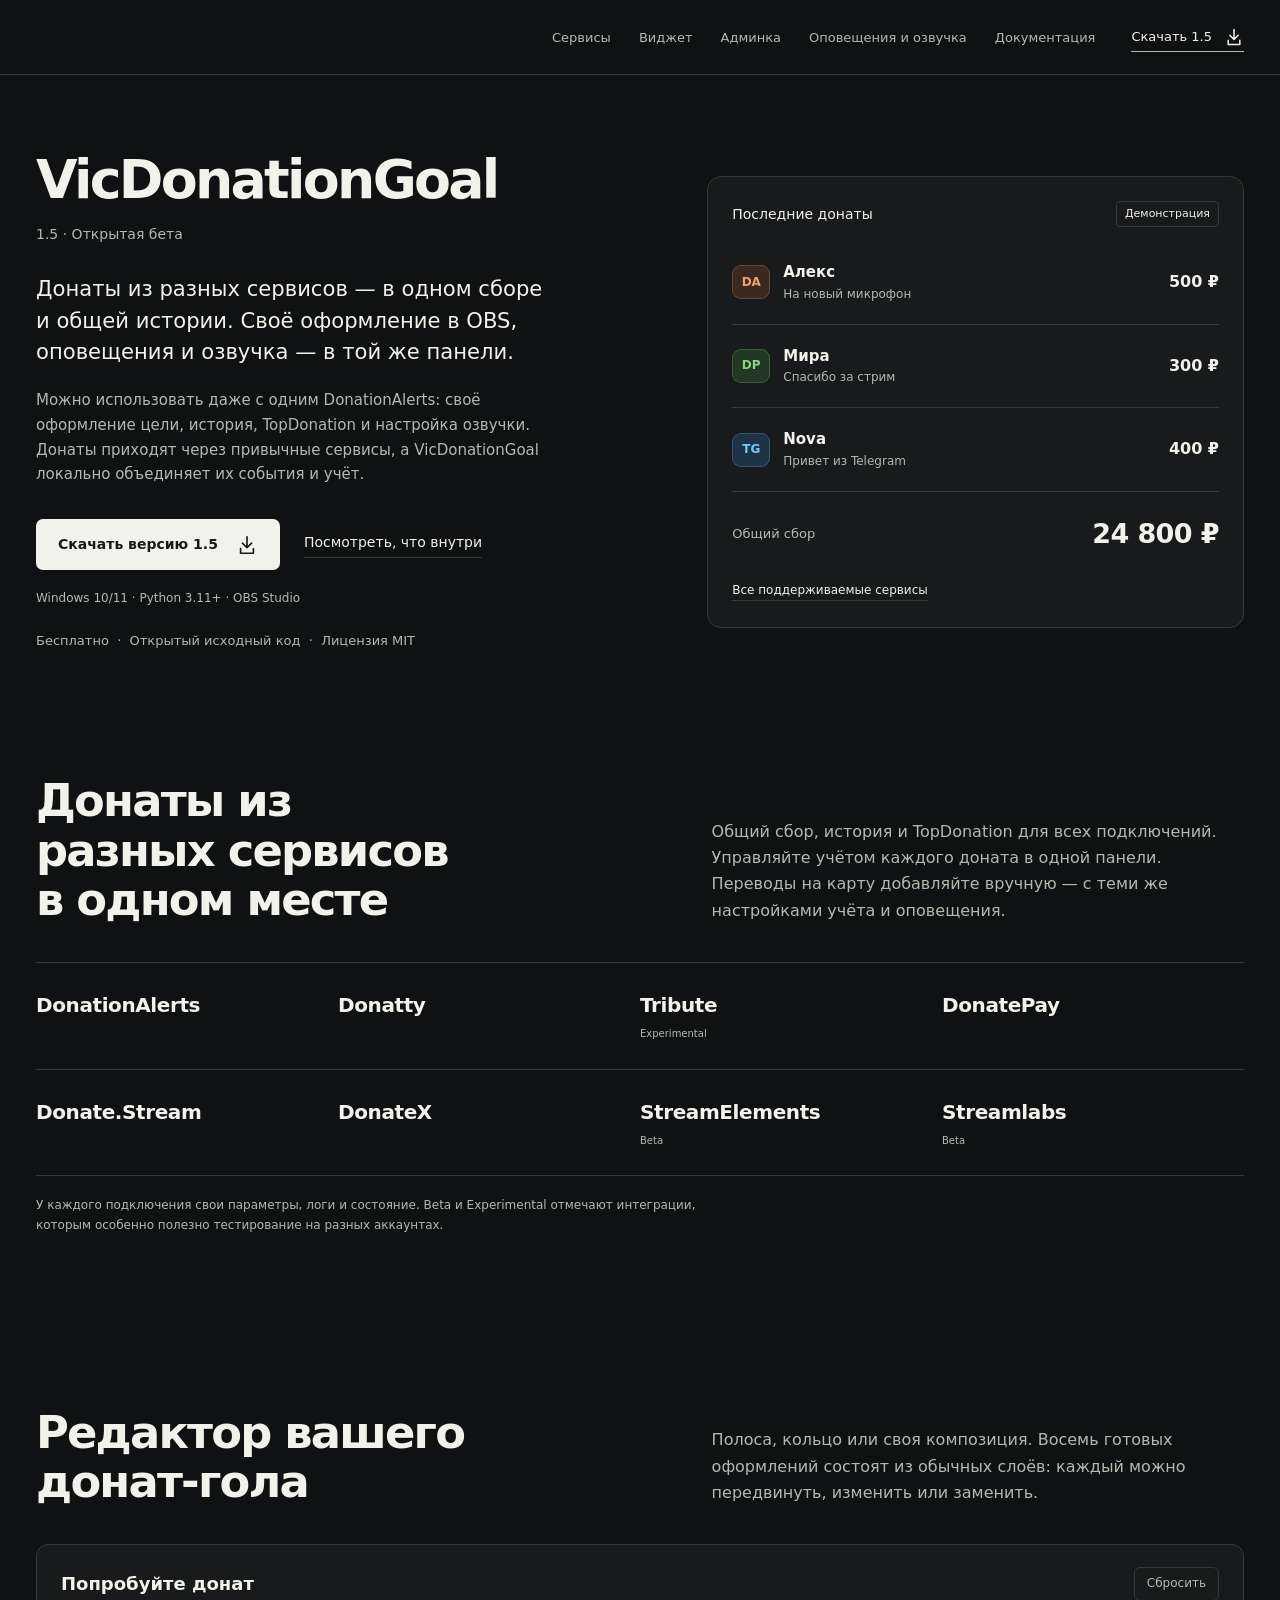
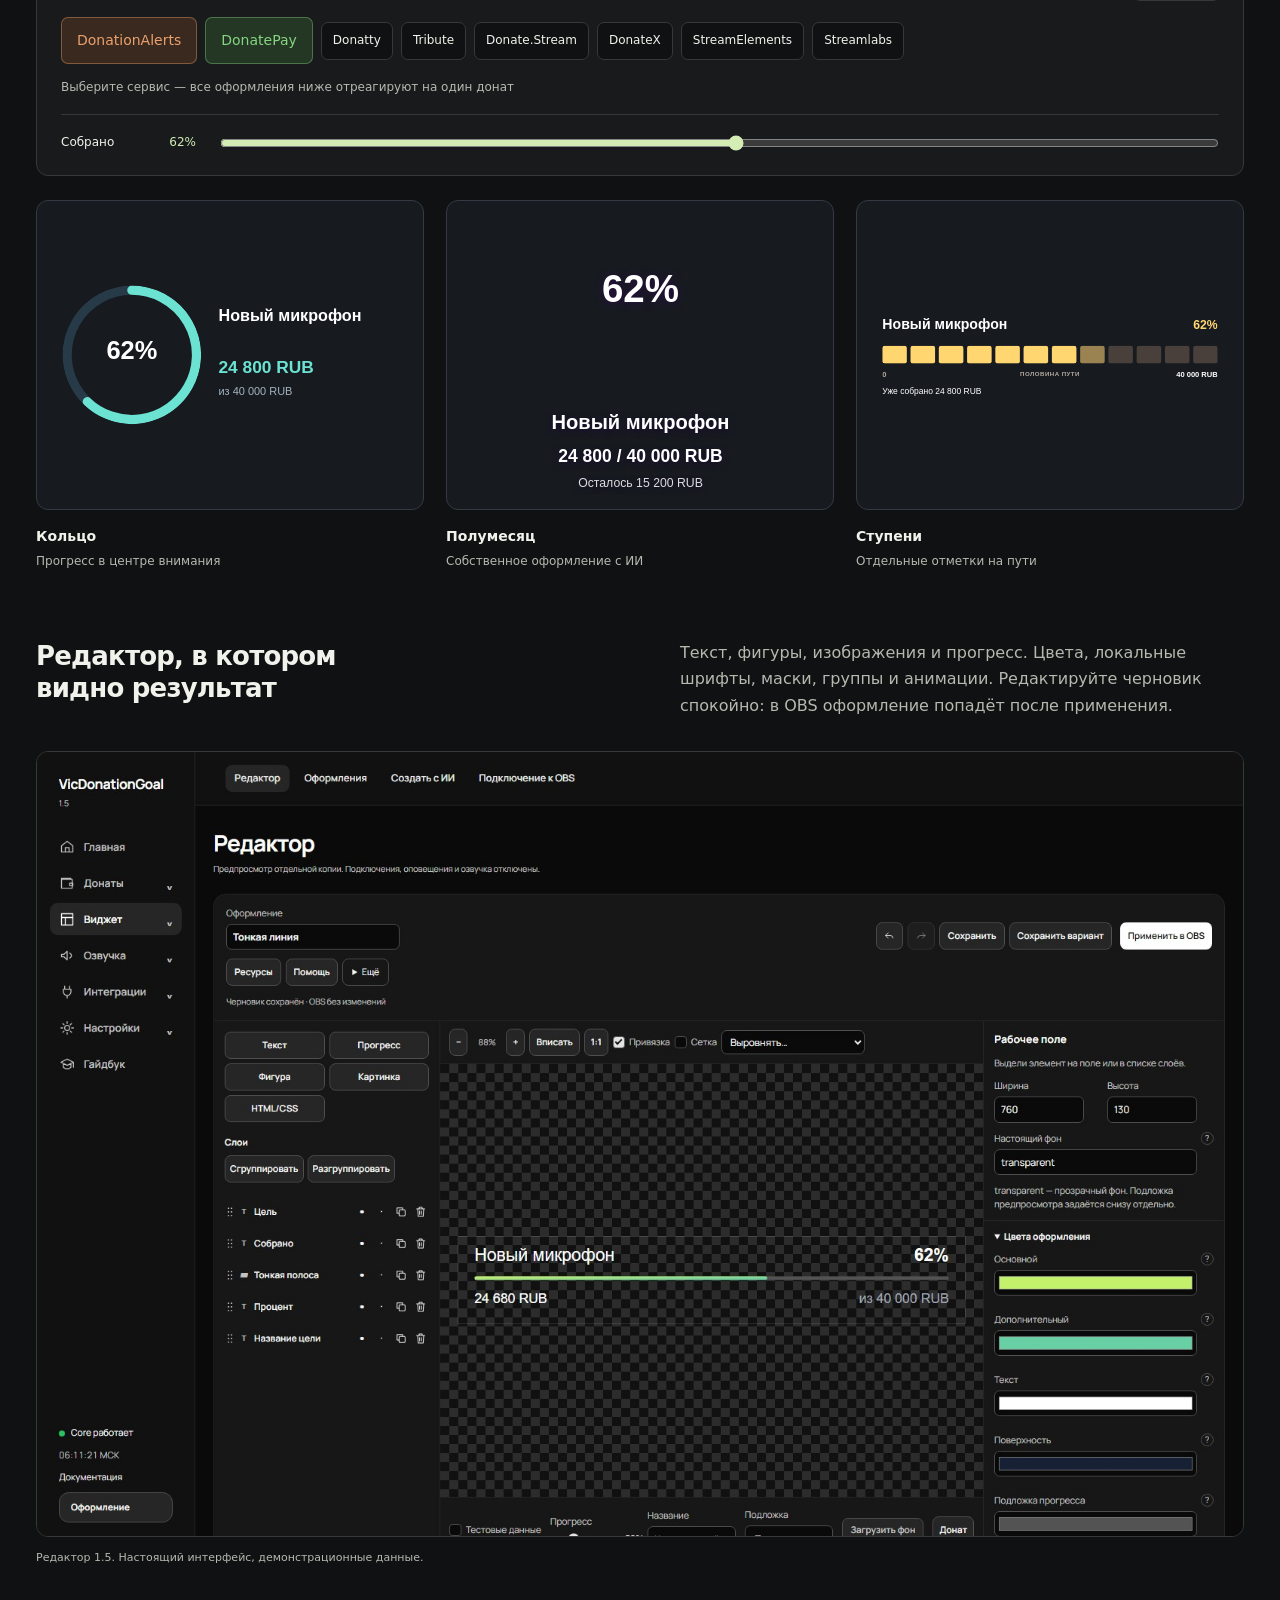
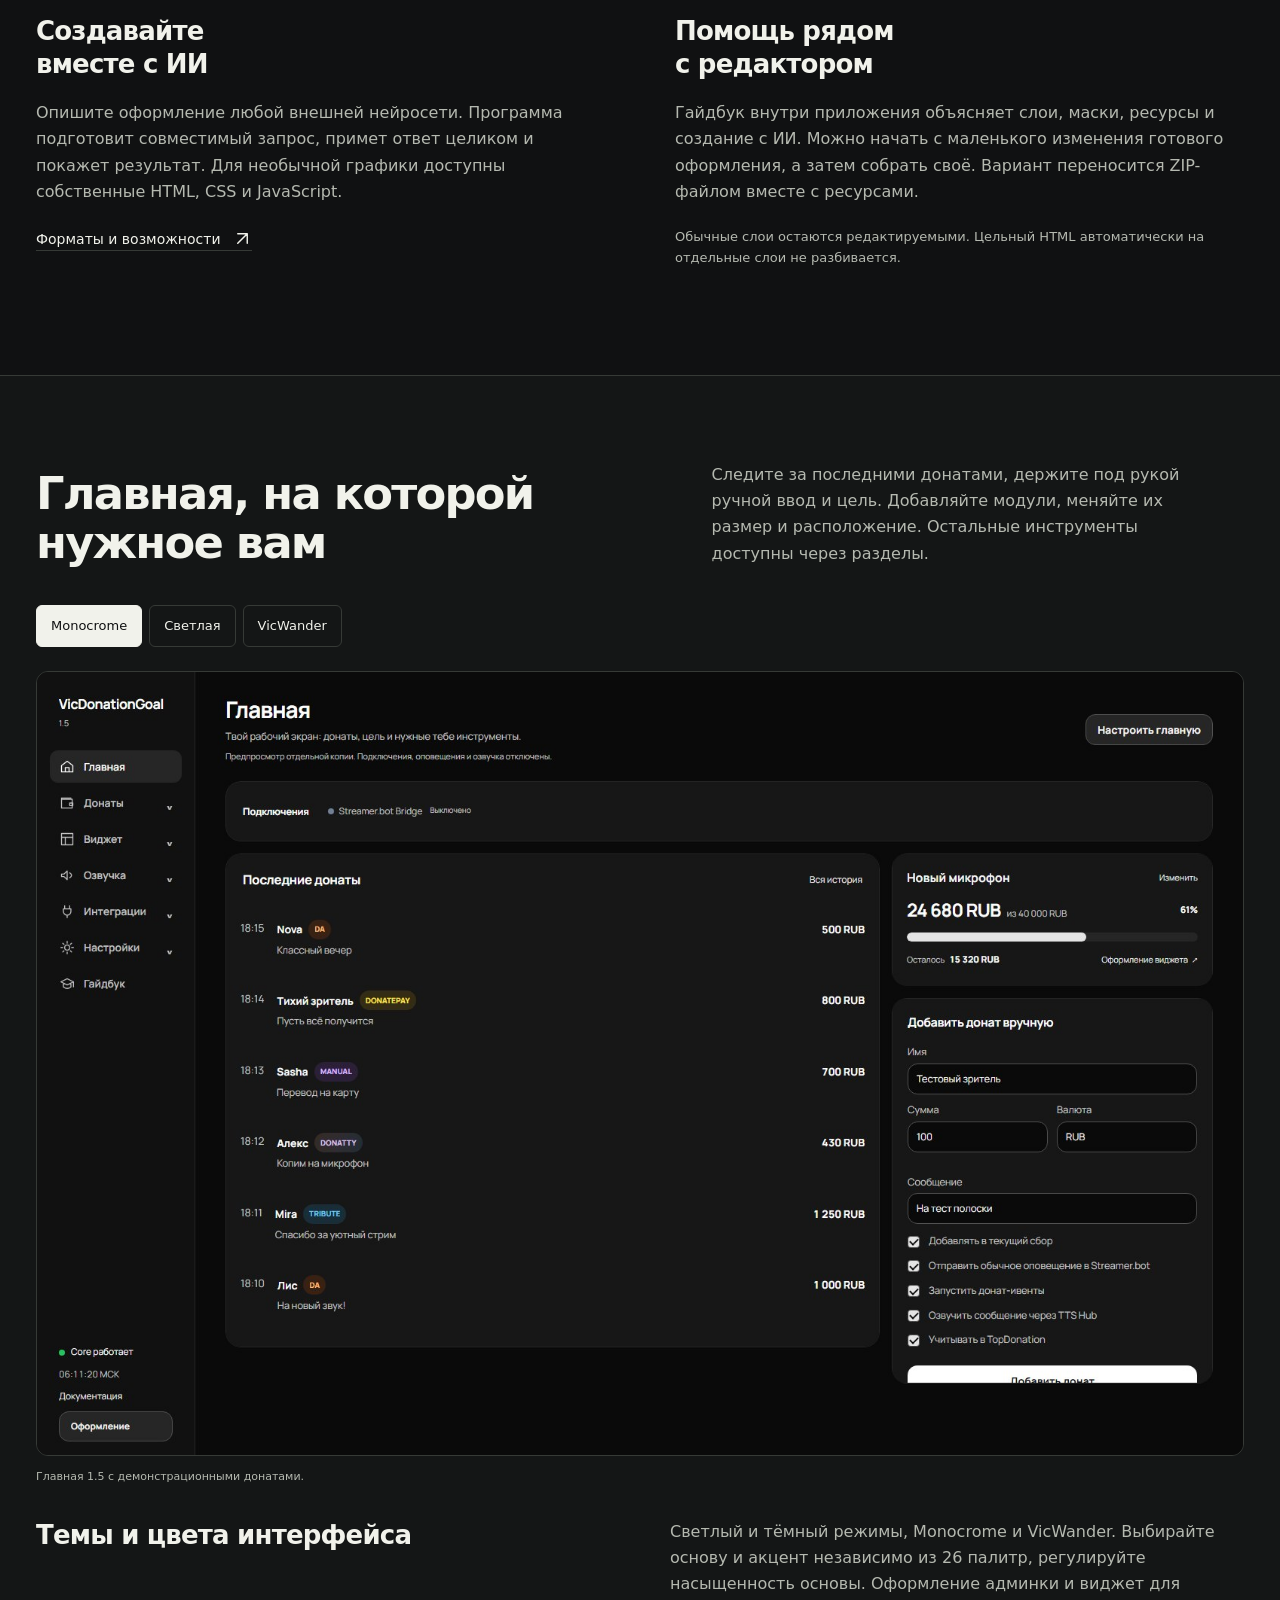
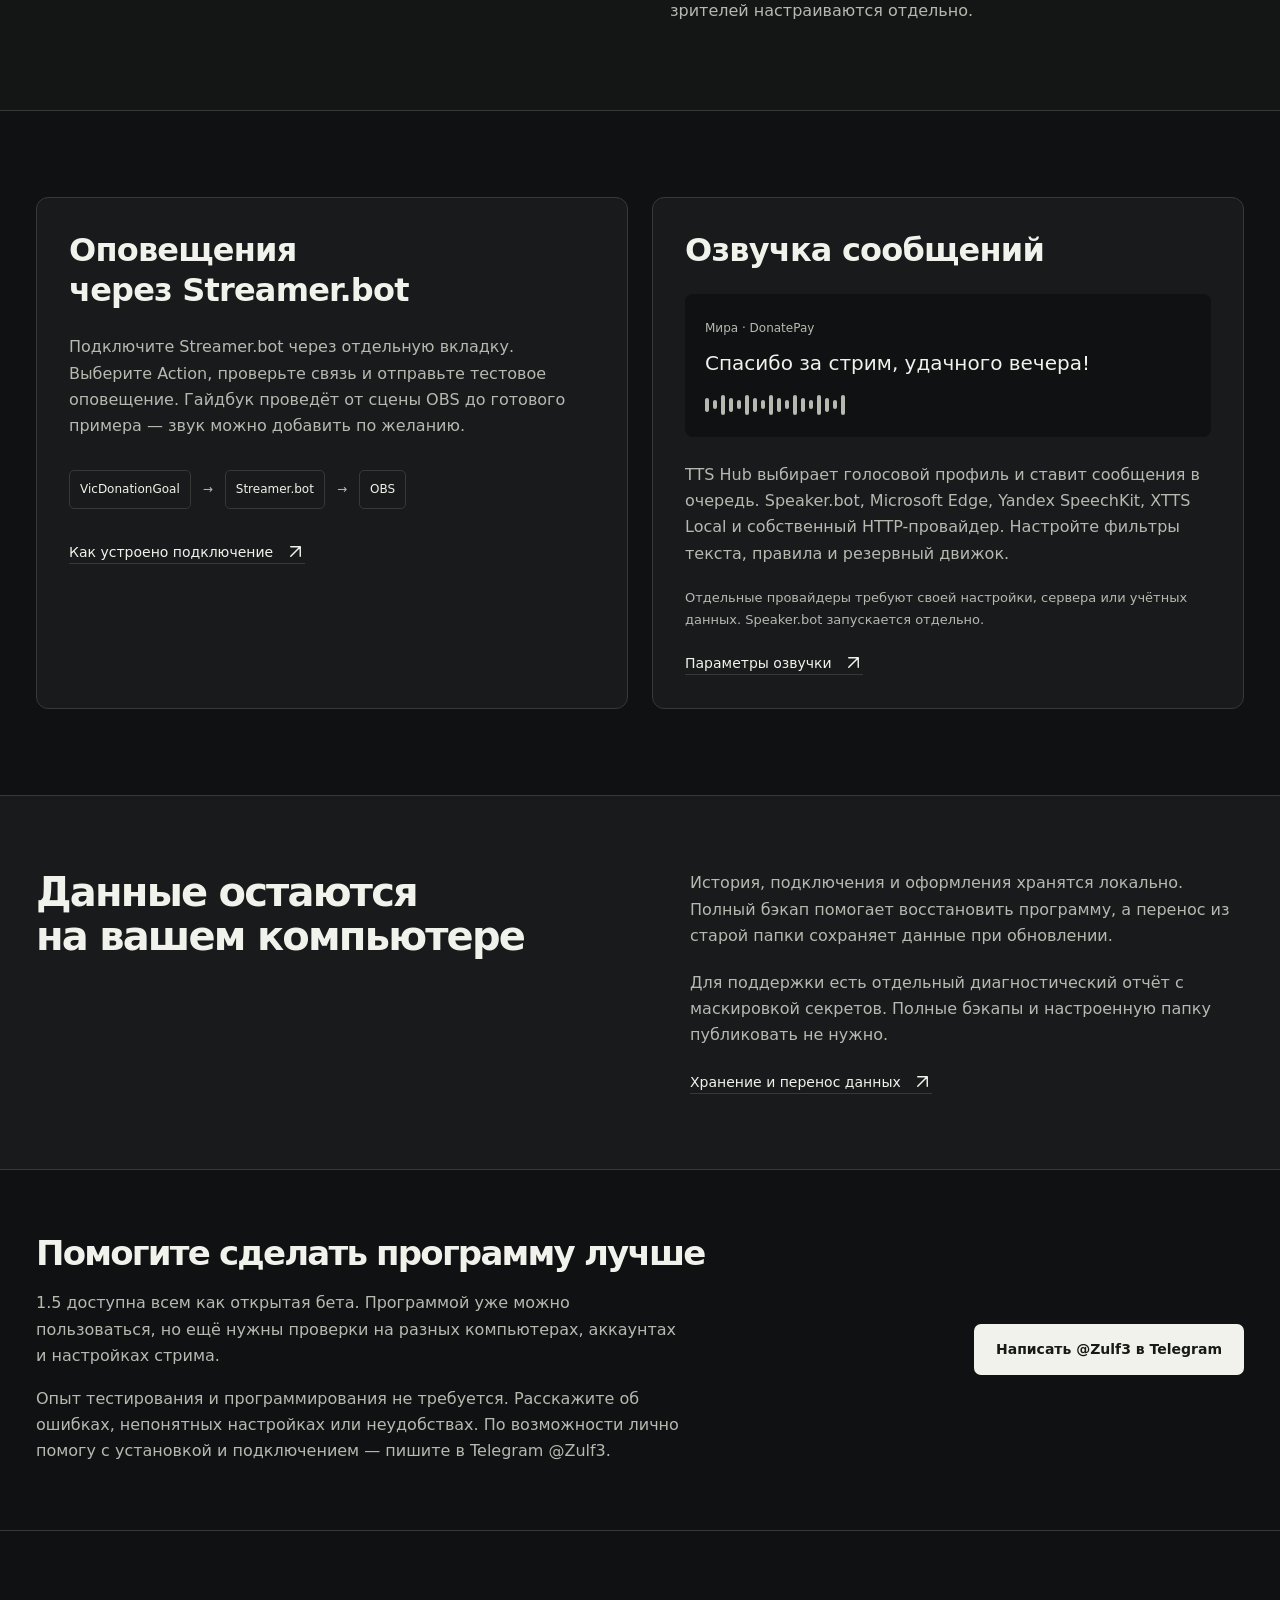
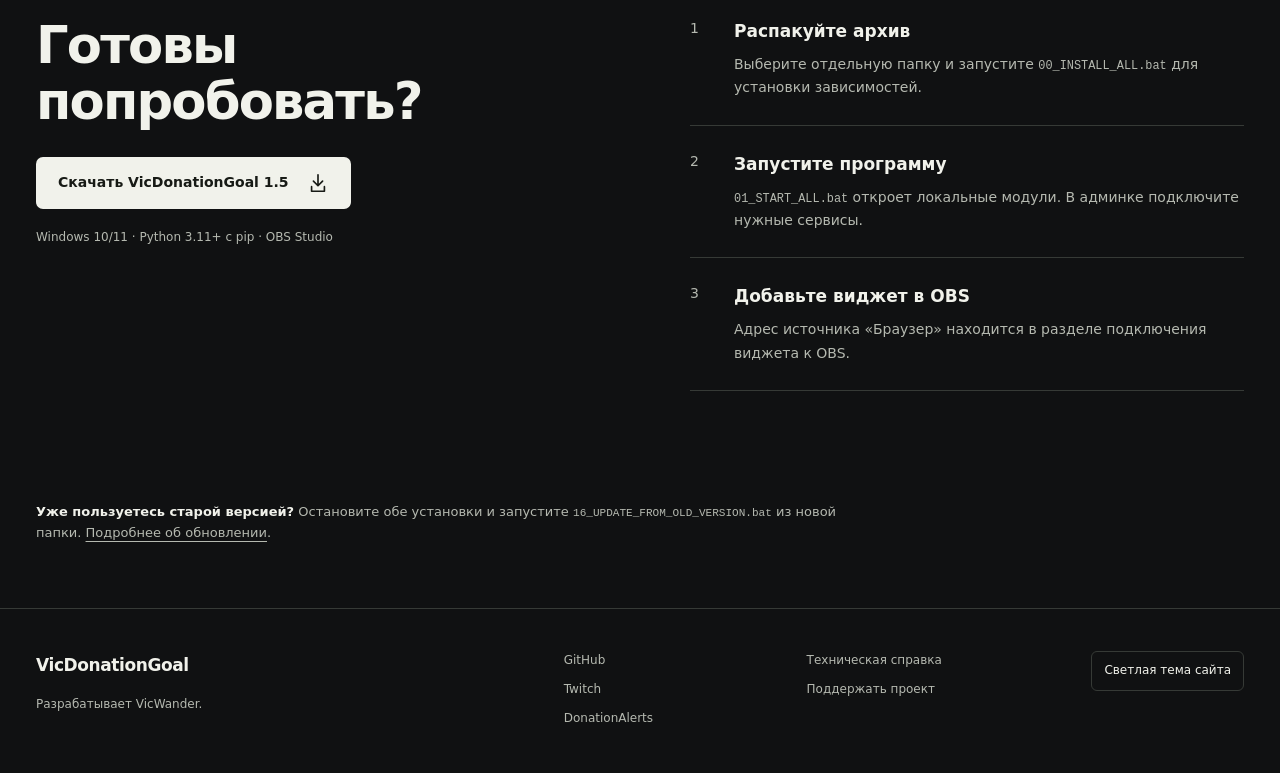
<file: index.html>
<!doctype html>
<html lang="ru">
<head>
  <meta charset="utf-8"><meta name="viewport" content="width=device-width, initial-scale=1">
  <title>VicDonationGoal 1.5 — донат-гол под ваш стрим</title>
  <meta name="description" content="Донаты из разных сервисов, редактор виджета OBS, история, TopDonation и озвучка. Локальная программа VicDonationGoal 1.5 с созданием оформлений с помощью ИИ.">
  <meta name="theme-color" content="#101112"><meta property="og:title" content="VicDonationGoal 1.5 — донат-гол под ваш стрим"><meta property="og:description" content="Создайте своё оформление, соберите удобную главную и объедините донаты в локальной панели."><meta property="og:type" content="website"><meta property="og:image" content="https://vicwander.github.io/VicDonationGoal/assets/editor.jpg">
  <link rel="canonical" href="https://vicwander.github.io/VicDonationGoal/">
  <link rel="icon" href="assets/favicon.png" type="image/png" sizes="128x128"><link rel="stylesheet" href="landing.css"><link rel="stylesheet" href="assets/widget-renderer.css">
  <script src="assets/widget-model.js" defer></script><script src="assets/widget-presets.js" defer></script><script src="assets/widget-renderer.js" defer></script><script src="assets/moon-demo.js" defer></script><script src="landing.js" defer></script>
</head>
<body>
  <a class="skip-link" href="#main">К содержимому</a>
  <header class="site-header">
    <div class="header-inner">
      <a class="brand" href="#top" aria-label="VicDonationGoal — наверх"><svg viewBox="0 0 28 28" aria-hidden="true"><rect x="1" y="8" width="26" height="12" rx="5" fill="none" stroke="currentColor" stroke-width="1.5"/><path d="M6 14h10" stroke="currentColor" stroke-width="5" stroke-linecap="round"/></svg>VicDonationGoal</a>
      <button id="menuToggle" type="button" aria-expanded="false" aria-controls="siteNav">Меню <svg viewBox="0 0 20 20" aria-hidden="true"><path d="M3 6h14M3 14h14"/></svg></button>
      <nav id="siteNav" aria-label="Основная навигация"><a href="#connections">Сервисы</a><a href="#widget">Виджет</a><a href="#workspace">Админка</a><a href="#automation">Оповещения и озвучка</a><a href="docs/">Документация</a></nav>
      <a class="header-download" data-download href="https://github.com/VicWander/VicDonationGoal/releases/tag/v1.5">Скачать 1.5 <svg class="action-icon" viewBox="0 0 24 24" fill="none" stroke="currentColor" stroke-width="1.8" stroke-linecap="round" stroke-linejoin="round" aria-hidden="true"><path d="M12 3v12m-5-5 5 5 5-5M5 16v5h14v-5"/></svg></a>
    </div>
  </header>
  <main id="main">
    <section class="hero wrap" id="top">
      <div class="hero-copy">
        <h1>VicDonationGoal</h1>
        <p class="hero-beta">1.5 · Открытая бета</p>
        <p class="hero-lead">Донаты из разных сервисов — в одном сборе и общей истории. Своё оформление в OBS, оповещения и озвучка — в той же панели.</p>
        <p class="hero-benefit">Можно использовать даже с одним DonationAlerts: своё оформление цели, история, TopDonation и настройка озвучки. Донаты приходят через привычные сервисы, а VicDonationGoal локально объединяет их события и учёт.</p>
        <div class="hero-actions"><a class="button primary" data-download href="https://github.com/VicWander/VicDonationGoal/releases/tag/v1.5">Скачать версию 1.5 <svg class="action-icon" viewBox="0 0 24 24" fill="none" stroke="currentColor" stroke-width="1.8" stroke-linecap="round" stroke-linejoin="round" aria-hidden="true"><path d="M12 3v12m-5-5 5 5 5-5M5 16v5h14v-5"/></svg></a><a class="text-link" href="#widget">Посмотреть, что внутри</a></div>
        <p class="requirements">Windows 10/11 · Python 3.11+ · OBS Studio</p>
        <p class="hero-openness">Бесплатно&nbsp; · &nbsp;Открытый исходный код&nbsp; · &nbsp;Лицензия MIT</p>
      </div>
      <div class="hero-feed" aria-label="Пример общей истории донатов">
        <div class="feed-heading"><span>Последние донаты</span><span class="demo-tag">Демонстрация</span></div>
        <div class="feed-rows" id="heroFeed">
          <div class="feed-row"><span class="source-badge source-da">DA</span><div><strong>Алекс</strong><span>На новый микрофон</span></div><b>500 ₽</b></div>
          <div class="feed-row"><span class="source-badge source-dp">DP</span><div><strong>Мира</strong><span>Спасибо за стрим</span></div><b>300 ₽</b></div>
          <div class="feed-row"><span class="source-badge source-tribute">TG</span><div><strong>Nova</strong><span>Привет из Telegram</span></div><b>400 ₽</b></div>
        </div>
        <div class="feed-total"><span>Общий сбор</span><strong id="feedTotal">24 800 ₽</strong></div>
        <a class="text-link" href="#connections">Все поддерживаемые сервисы</a>
      </div>
    </section>

    <section class="section wrap" id="connections">
      <div class="section-intro"><div><h2>Донаты из разных сервисов<br>в одном месте</h2></div><p>Общий сбор, история и TopDonation для всех подключений. Управляйте учётом каждого доната в одной панели. Переводы на карту добавляйте вручную — с теми же настройками учёта и оповещения.</p></div>
      <ul class="service-list" aria-label="Поддерживаемые донат-сервисы"><li>DonationAlerts</li><li>Donatty</li><li>Tribute <small>Experimental</small></li><li>DonatePay</li><li>Donate.Stream</li><li>DonateX</li><li>StreamElements <small>Beta</small></li><li>Streamlabs <small>Beta</small></li></ul>
      <p class="service-note">У каждого подключения свои параметры, логи и состояние. Beta и Experimental отмечают интеграции, которым особенно полезно тестирование на разных аккаунтах.</p>
    </section>

    <section class="section wrap" id="widget">
      <div class="section-intro"><div><h2>Редактор вашего<br>донат-гола</h2></div><p>Полоса, кольцо или своя композиция. Восемь готовых оформлений состоят из обычных слоёв: каждый можно передвинуть, изменить или заменить.</p></div>
      <div class="widget-playground"><div class="playground-heading"><strong>Попробуйте донат</strong><button type="button" id="resetDemo">Сбросить</button></div><div class="donate-buttons" role="group" aria-label="Добавить демонстрационный донат"><button type="button" class="donate-demo source-da" data-donate="da">DonationAlerts</button><button type="button" class="donate-demo source-dp" data-donate="dp">DonatePay</button><button type="button" class="donate-demo source-donatty" data-donate="donatty">Donatty</button><button type="button" class="donate-demo source-tribute" data-donate="tribute">Tribute</button><button type="button" class="donate-demo source-ds" data-donate="ds">Donate.Stream</button><button type="button" class="donate-demo source-dx" data-donate="dx">DonateX</button><button type="button" class="donate-demo source-se" data-donate="se">StreamElements</button><button type="button" class="donate-demo source-sl" data-donate="sl">Streamlabs</button></div><p id="demoDonation" aria-live="polite">Выберите сервис — все оформления ниже отреагируют на один донат</p><div class="demo-controls"><label for="demoProgress">Собрано <output id="demoValue" aria-live="polite" for="demoProgress">62%</output></label><input id="demoProgress" name="demoProgress" autocomplete="off" type="range" min="0" max="120" value="62" step="1" aria-label="Демонстрационный прогресс сбора"></div></div>
      <div class="preset-gallery">
        <figure><div class="preset-canvas" data-demo="ring" data-preset="ring" role="img" aria-label="Кольцевой донат-гол"></div><figcaption><strong>Кольцо</strong><span>Прогресс в центре внимания</span></figcaption></figure>
        <figure><div class="preset-canvas" data-demo="moon" data-preset="moon" role="img" aria-label="Полумесяц с волнами и заполнением по форме"></div><figcaption><strong>Полумесяц</strong><span>Собственное оформление с ИИ</span></figcaption></figure>
        <figure><div class="preset-canvas" data-demo="steps" data-preset="steps" role="img" aria-label="Сегментный донат-гол"></div><figcaption><strong>Ступени</strong><span>Отдельные отметки на пути</span></figcaption></figure>
      </div>
      <div class="editor-description"><h3>Редактор, в котором<br>видно результат</h3><p>Текст, фигуры, изображения и прогресс. Цвета, локальные шрифты, маски, группы и анимации. Редактируйте черновик спокойно: в OBS оформление попадёт после применения.</p></div>
      <figure class="product-shot"><img src="assets/editor.jpg" width="1600" height="1040" alt="Редактор VicDonationGoal 1.5: слои слева, предпросмотр донат-гола и параметры справа" loading="lazy" decoding="async"><figcaption>Редактор 1.5. Настоящий интерфейс, демонстрационные данные.</figcaption></figure>
      <div class="ai-help">
        <div><h3>Создавайте<br>вместе с ИИ</h3><p>Опишите оформление любой внешней нейросети. Программа подготовит совместимый запрос, примет ответ целиком и покажет результат. Для необычной графики доступны собственные HTML, CSS и JavaScript.</p><a class="text-link" href="docs/#widget">Форматы и возможности <svg class="link-icon" viewBox="0 0 24 24" fill="none" stroke="currentColor" stroke-width="1.8" stroke-linecap="round" stroke-linejoin="round" aria-hidden="true"><path d="M6 18 18 6M6 6h12v12"/></svg></a></div>
        <div><h3>Помощь рядом<br>с редактором</h3><p>Гайдбук внутри приложения объясняет слои, маски, ресурсы и создание с ИИ. Можно начать с маленького изменения готового оформления, а затем собрать своё. Вариант переносится ZIP-файлом вместе с ресурсами.</p><p class="quiet">Обычные слои остаются редактируемыми. Цельный HTML автоматически на отдельные слои не разбивается.</p></div>
      </div>
    </section>

    <section class="workspace-section" id="workspace"><div class="wrap section">
      <div class="section-intro"><div><h2>Главная, на которой<br>нужное вам</h2></div><p>Следите за последними донатами, держите под рукой ручной ввод и цель. Добавляйте модули, меняйте их размер и расположение. Остальные инструменты доступны через разделы.</p></div>
      <div class="theme-toolbar"><div class="theme-tabs" role="group" aria-label="Пример темы админки"><button type="button" data-theme-preview="dark" aria-pressed="true">Monocrome</button><button type="button" data-theme-preview="light" aria-pressed="false">Светлая</button><button type="button" data-theme-preview="vicwander" aria-pressed="false">VicWander</button></div></div>
      <figure class="product-shot dashboard-shot"><img id="dashboardPreview" src="assets/dashboard-dark.jpg" width="1600" height="1040" alt="Настраиваемая главная: последние донаты, текущая цель и ручное добавление" loading="lazy" decoding="async"><figcaption>Главная 1.5 с демонстрационными донатами.</figcaption></figure>
      <div class="theme-foot"><h3>Темы и цвета интерфейса</h3><p>Светлый и тёмный режимы, Monocrome и VicWander. Выбирайте основу и акцент независимо из 26 палитр, регулируйте насыщенность основы. Оформление админки и виджет для зрителей настраиваются отдельно.</p></div>
    </div></section>



    <section class="section wrap" id="automation">
      <div class="automation"><div class="automation-card"><h3>Оповещения через Streamer.bot</h3><p>Подключите Streamer.bot через отдельную вкладку. Выберите Action, проверьте связь и отправьте тестовое оповещение. Гайдбук проведёт от сцены OBS до готового примера — звук можно добавить по желанию.</p><div class="connection-flow" aria-label="Путь оповещения"><span>VicDonationGoal</span><span aria-hidden="true">→</span><span>Streamer.bot</span><span aria-hidden="true">→</span><span>OBS</span></div><a class="text-link" href="docs/#streamerbot">Как устроено подключение <svg class="link-icon" viewBox="0 0 24 24" fill="none" stroke="currentColor" stroke-width="1.8" stroke-linecap="round" stroke-linejoin="round" aria-hidden="true"><path d="M6 18 18 6M6 6h12v12"/></svg></a></div>
      <div class="automation-card"><h3>Озвучка сообщений</h3><div class="voice-example"><span>Мира · DonatePay</span><q>Спасибо за стрим, удачного вечера!</q><div class="voice-wave" aria-hidden="true"><i></i><i></i><i></i><i></i><i></i><i></i><i></i><i></i><i></i><i></i><i></i><i></i><i></i><i></i><i></i><i></i><i></i><i></i></div></div><p>TTS Hub выбирает голосовой профиль и ставит сообщения в очередь. Speaker.bot, Microsoft Edge, Yandex SpeechKit, XTTS Local и собственный HTTP-провайдер. Настройте фильтры текста, правила и резервный движок.</p><p class="quiet">Отдельные провайдеры требуют своей настройки, сервера или учётных данных. Speaker.bot запускается отдельно.</p><a class="text-link" href="docs/#tts">Параметры озвучки <svg class="link-icon" viewBox="0 0 24 24" fill="none" stroke="currentColor" stroke-width="1.8" stroke-linecap="round" stroke-linejoin="round" aria-hidden="true"><path d="M6 18 18 6M6 6h12v12"/></svg></a></div></div>
    </section>

    <section class="local-section"><div class="wrap local-inner"><h2>Данные остаются<br>на вашем компьютере</h2><div><p>История, подключения и оформления хранятся локально. Полный бэкап помогает восстановить программу, а перенос из старой папки сохраняет данные при обновлении.</p><p>Для поддержки есть отдельный диагностический отчёт с маскировкой секретов. Полные бэкапы и настроенную папку публиковать не нужно.</p><a class="text-link" href="docs/#data">Хранение и перенос данных <svg class="link-icon" viewBox="0 0 24 24" fill="none" stroke="currentColor" stroke-width="1.8" stroke-linecap="round" stroke-linejoin="round" aria-hidden="true"><path d="M6 18 18 6M6 6h12v12"/></svg></a></div></div></section>

    <section class="testers-section wrap" id="testers"><div><h2>Помогите сделать программу лучше</h2><p>1.5 доступна всем как открытая бета. Программой уже можно пользоваться, но ещё нужны проверки на разных компьютерах, аккаунтах и настройках стрима.</p><p>Опыт тестирования и программирования не требуется. Расскажите об ошибках, непонятных настройках или неудобствах. По возможности лично помогу с установкой и подключением — пишите в Telegram @Zulf3.</p></div><a class="button primary" href="https://t.me/Zulf3">Написать @Zulf3 в Telegram</a></section>

    <section class="section wrap start-section" id="start"><div><h2>Готовы попробовать?</h2><a class="button primary" data-download href="https://github.com/VicWander/VicDonationGoal/releases/tag/v1.5">Скачать VicDonationGoal 1.5 <svg class="action-icon" viewBox="0 0 24 24" fill="none" stroke="currentColor" stroke-width="1.8" stroke-linecap="round" stroke-linejoin="round" aria-hidden="true"><path d="M12 3v12m-5-5 5 5 5-5M5 16v5h14v-5"/></svg></a><p class="requirements">Windows 10/11 · Python 3.11+ с pip · OBS Studio</p></div><ol class="start-steps"><li><strong>Распакуйте архив</strong><span>Выберите отдельную папку и запустите <code>00_INSTALL_ALL.bat</code> для установки зависимостей.</span></li><li><strong>Запустите программу</strong><span><code>01_START_ALL.bat</code> откроет локальные модули. В админке подключите нужные сервисы.</span></li><li><strong>Добавьте виджет в OBS</strong><span>Адрес источника «Браузер» находится в разделе подключения виджета к OBS.</span></li></ol></section>
    <div class="wrap update-note"><p><strong>Уже пользуетесь старой версией?</strong> Остановите обе установки и запустите <code>16_UPDATE_FROM_OLD_VERSION.bat</code> из новой папки. <a href="docs/#installation">Подробнее об обновлении</a>.</p></div>
  </main>
  <footer class="site-footer wrap"><div><a class="brand" href="#top">VicDonationGoal</a><p>Разрабатывает VicWander.</p></div><nav aria-label="Ссылки проекта"><a href="https://github.com/VicWander/VicDonationGoal">GitHub</a><a href="docs/">Техническая справка</a><a href="https://www.twitch.tv/vicwander_">Twitch</a><a href="https://dalink.to/vicwander_">Поддержать проект</a><a href="https://www.donationalerts.com/r/vicwander_">DonationAlerts</a></nav><button id="pageTheme" type="button">Светлая тема сайта</button></footer>
</body>
</html>
</file>
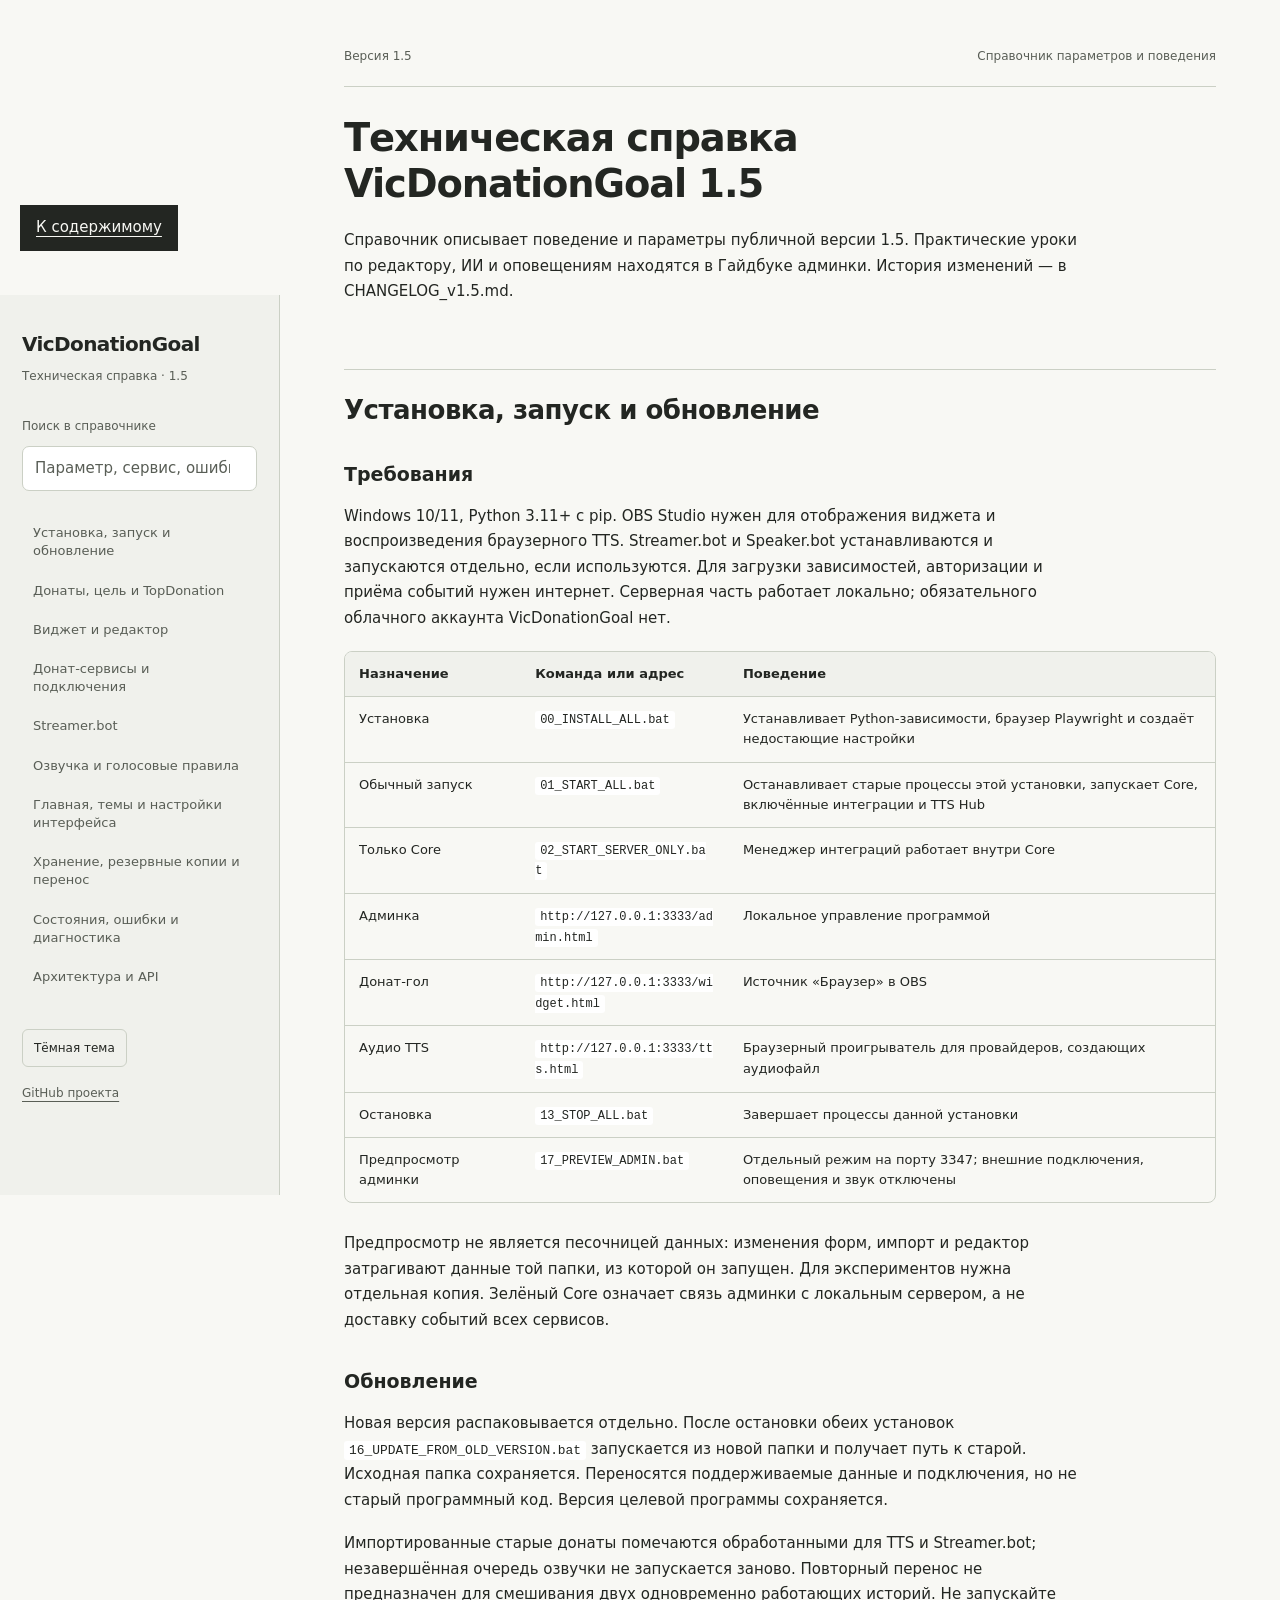
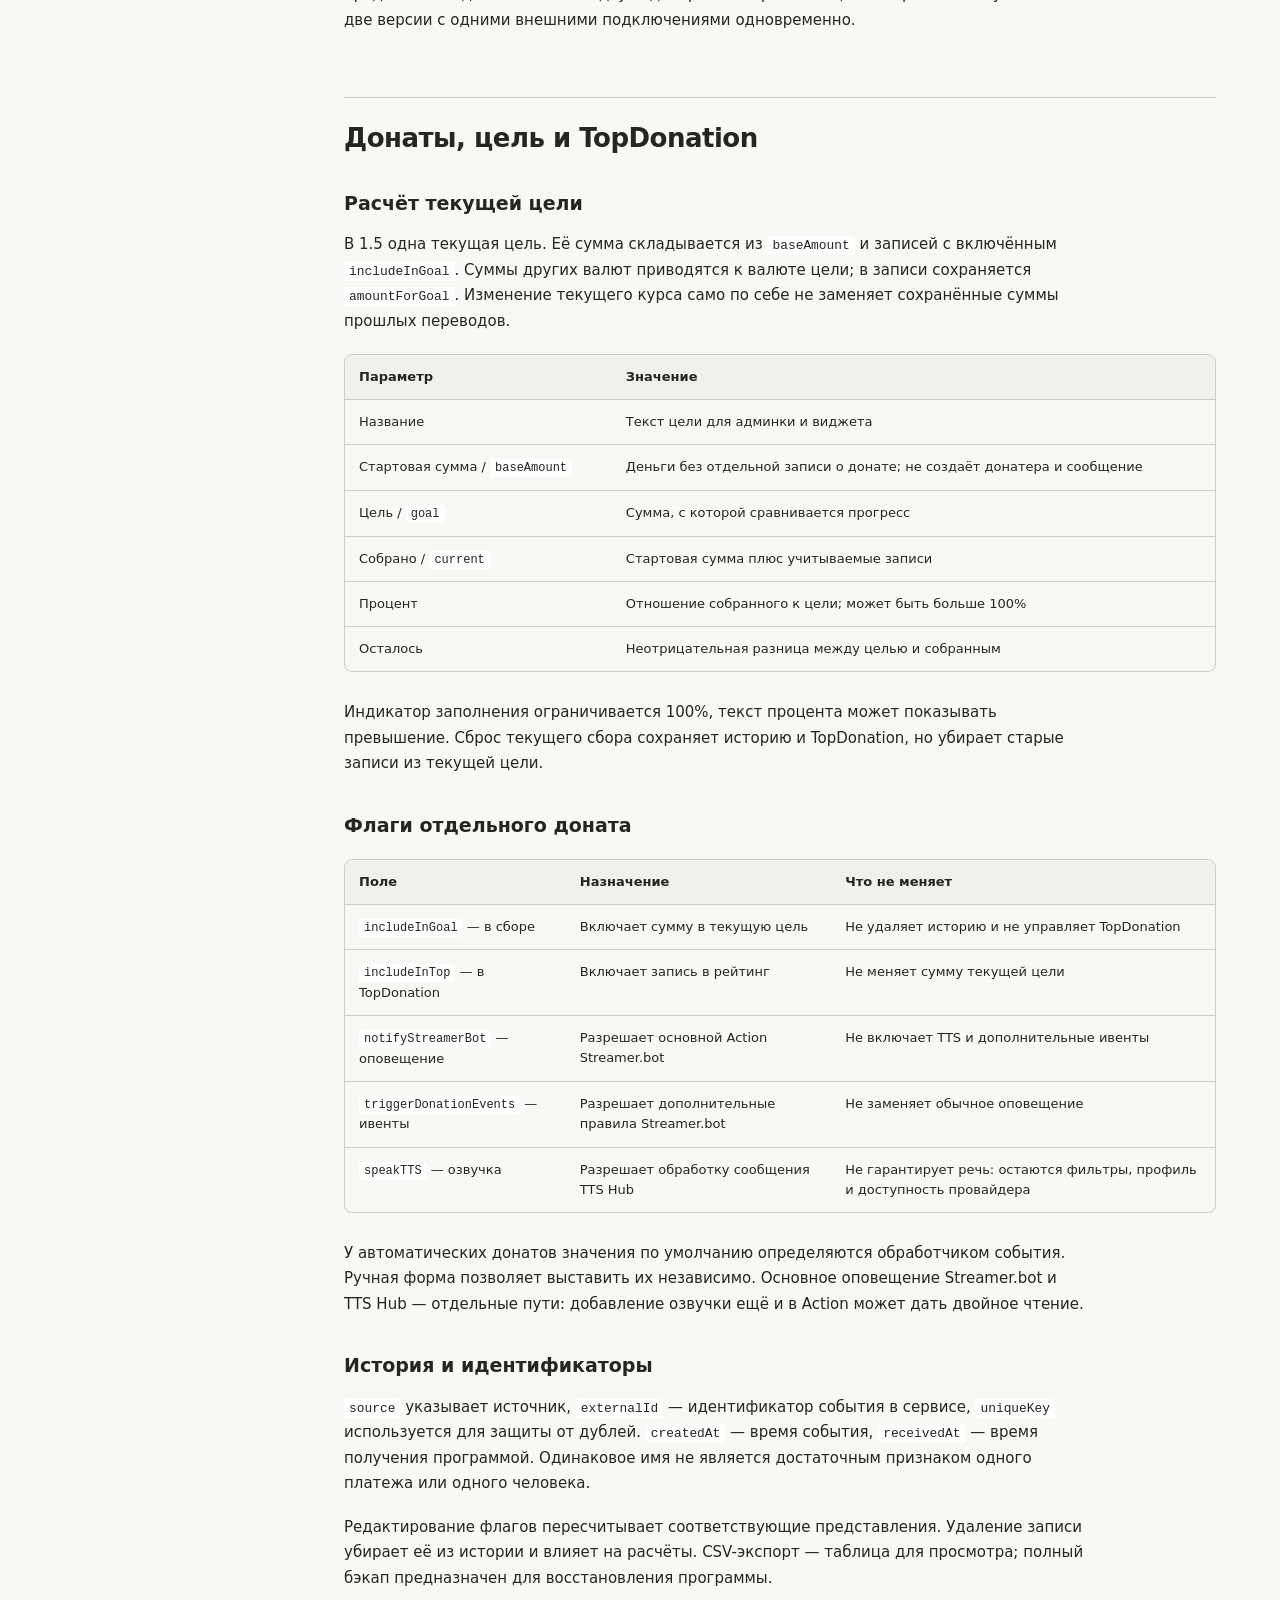
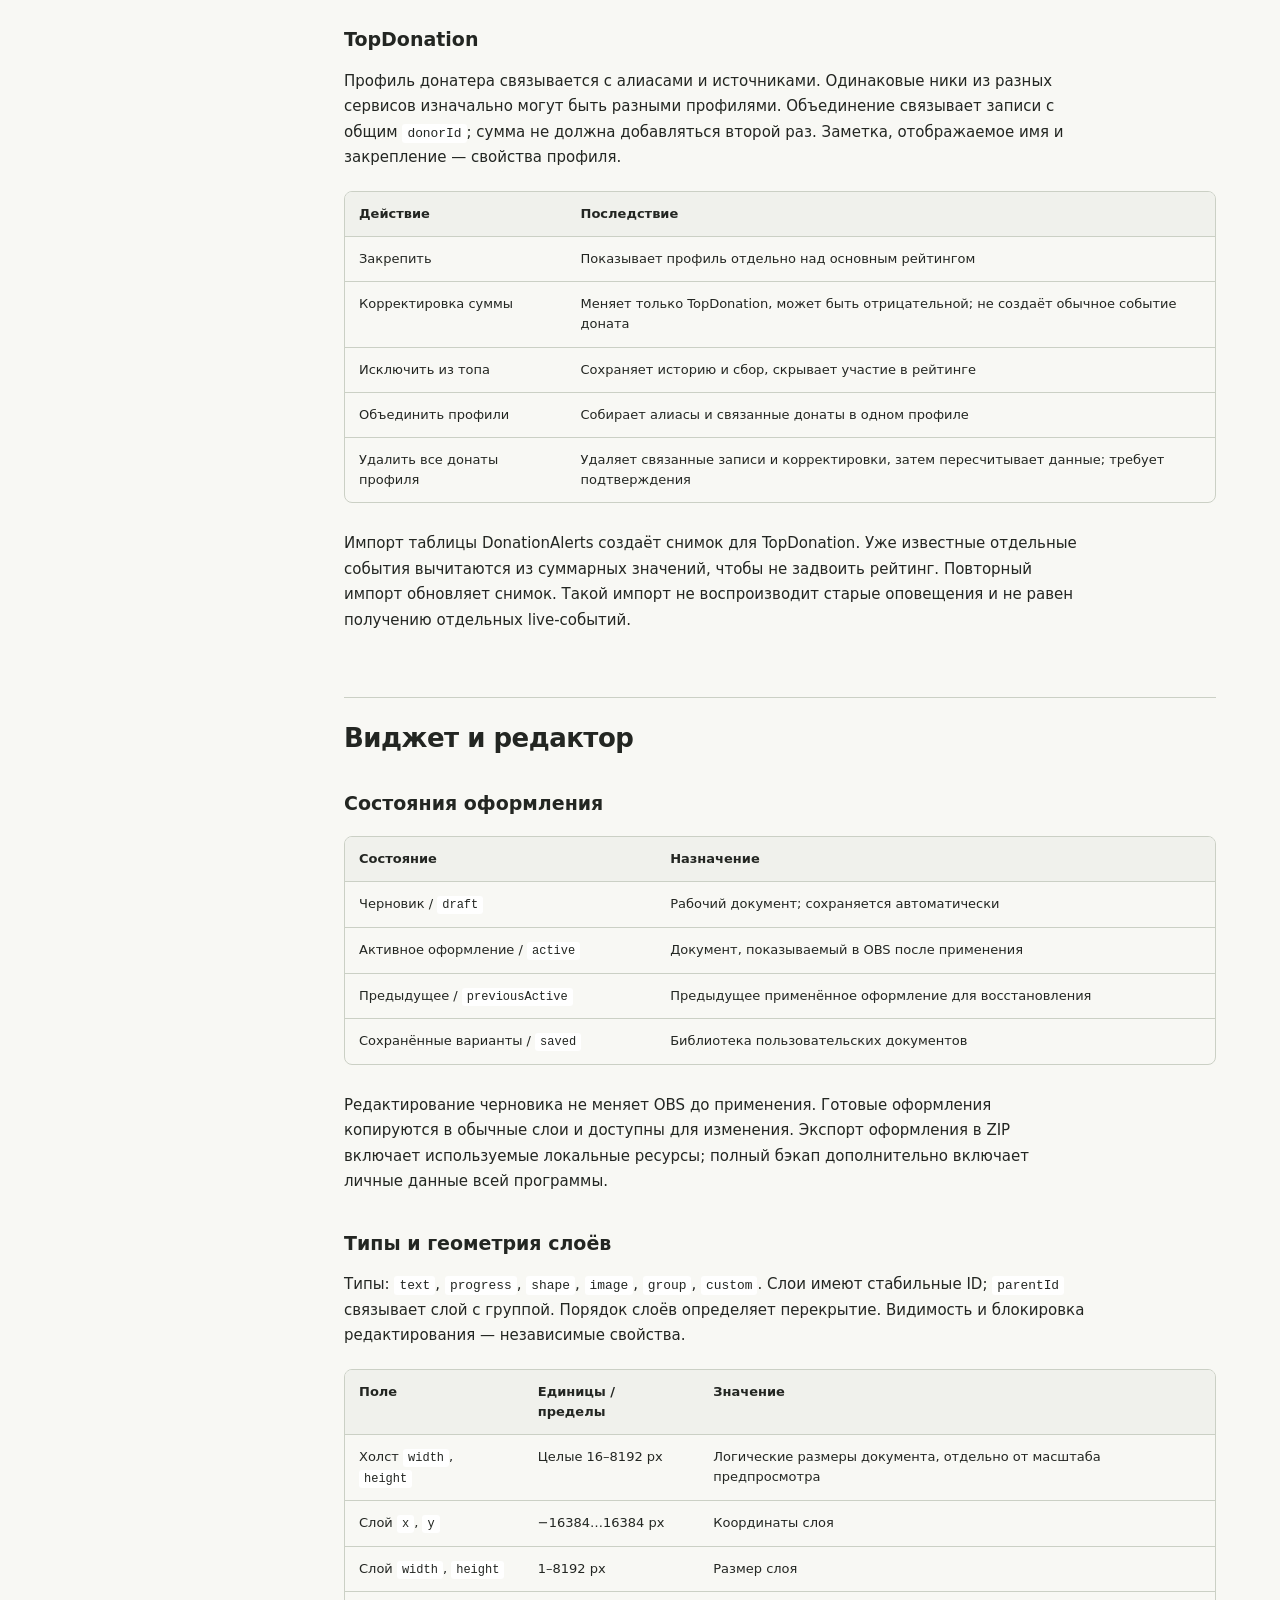
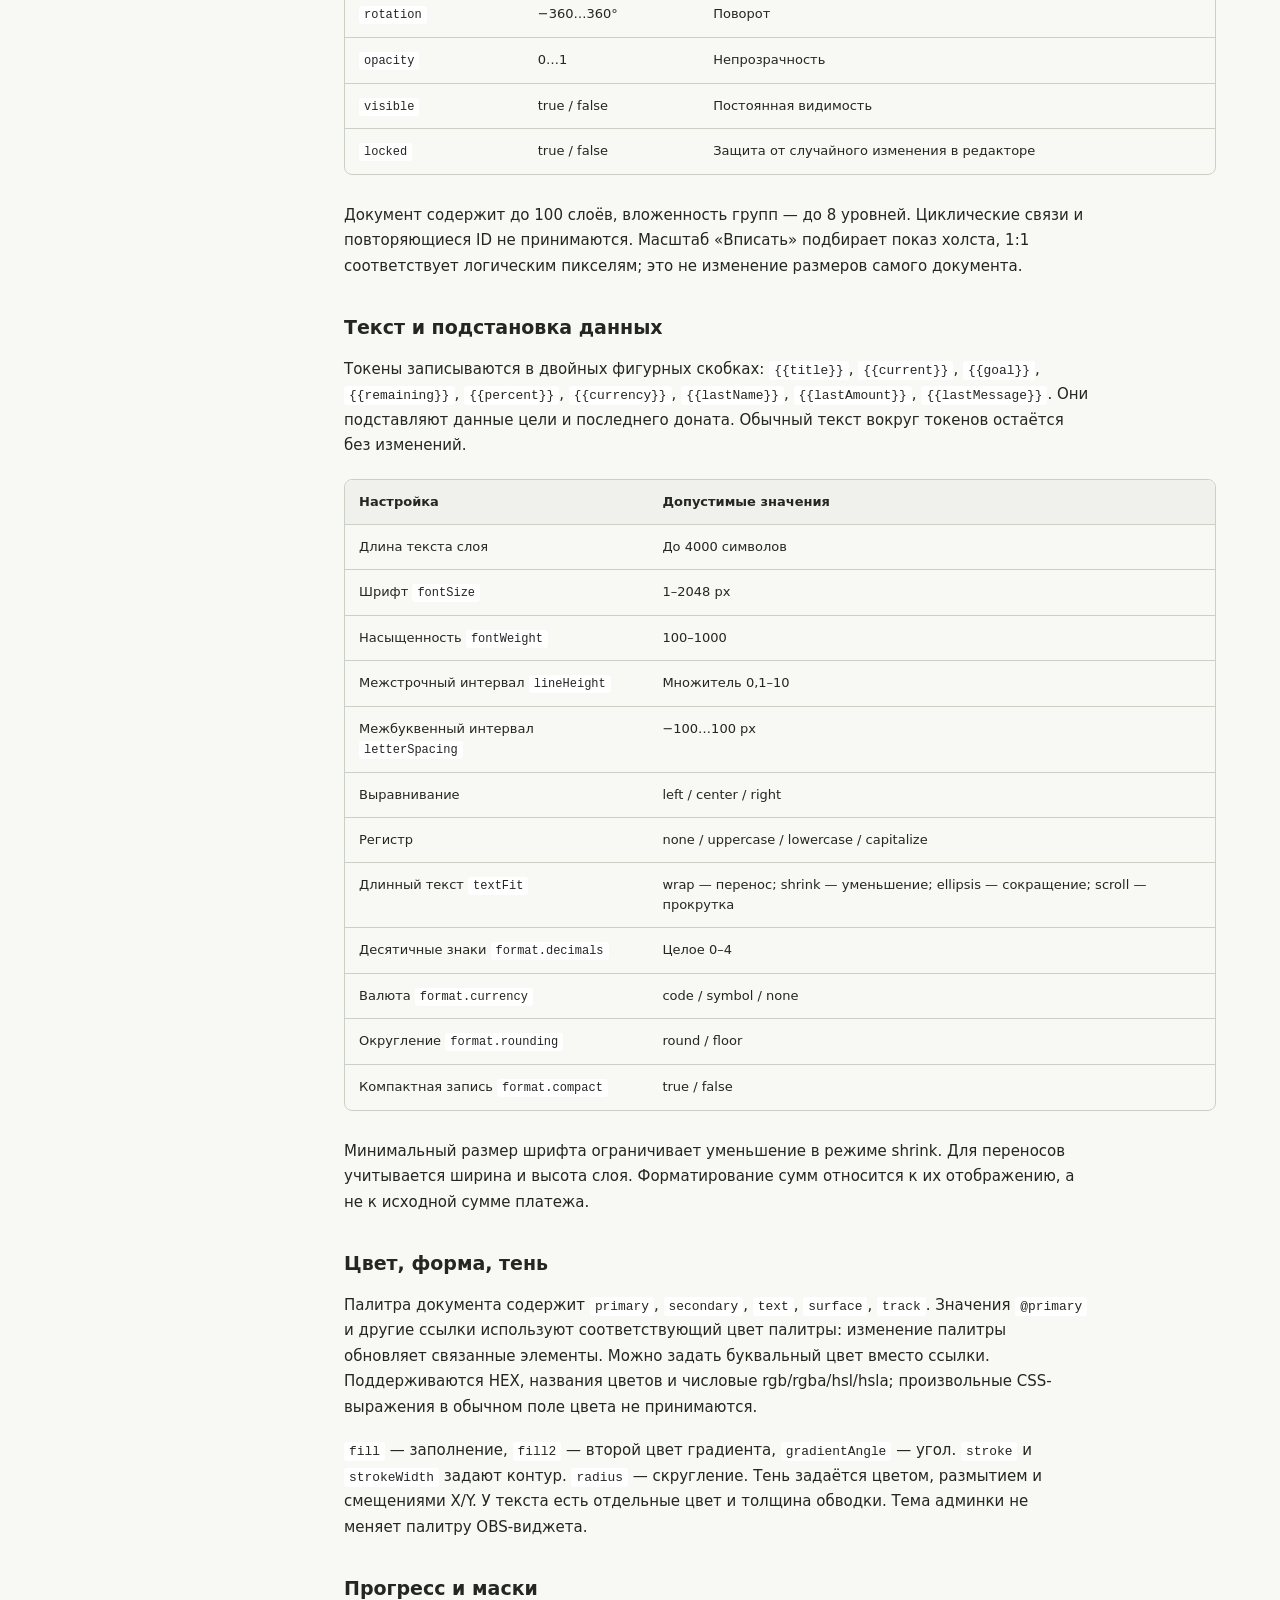
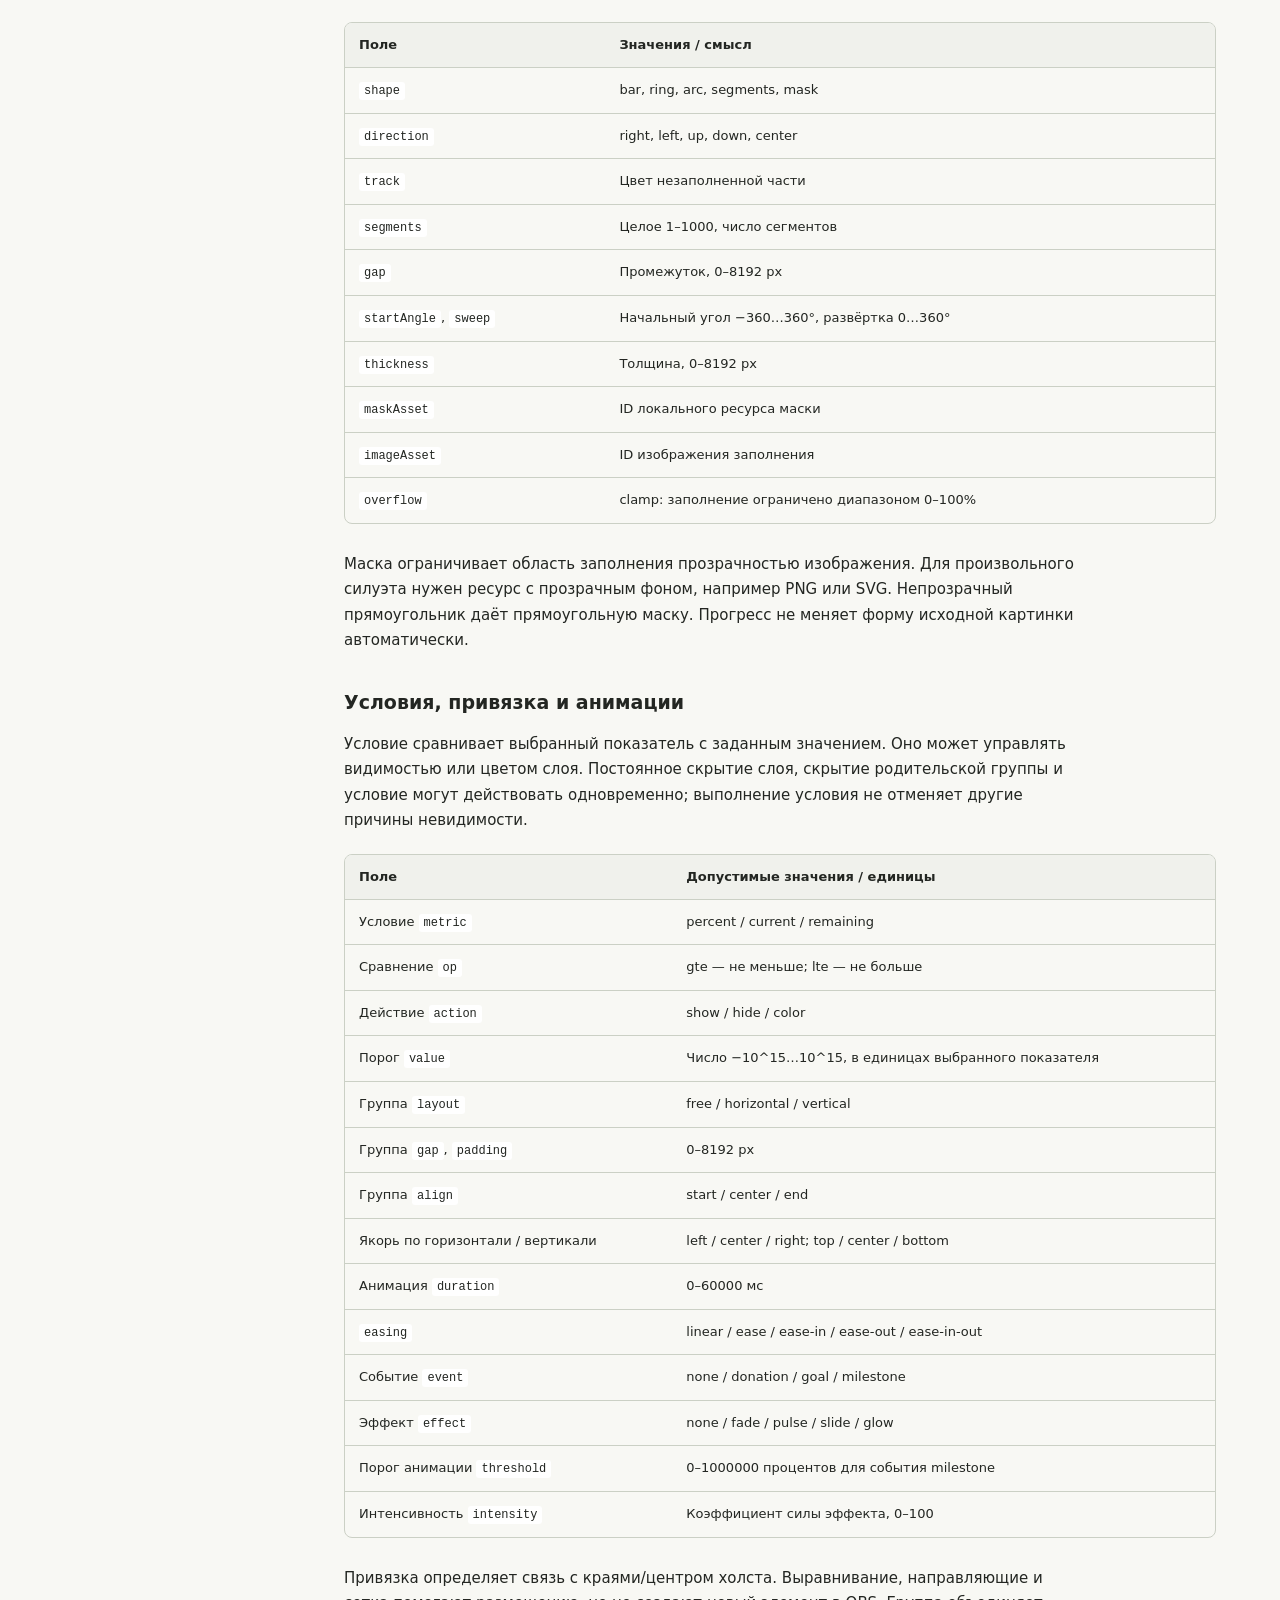
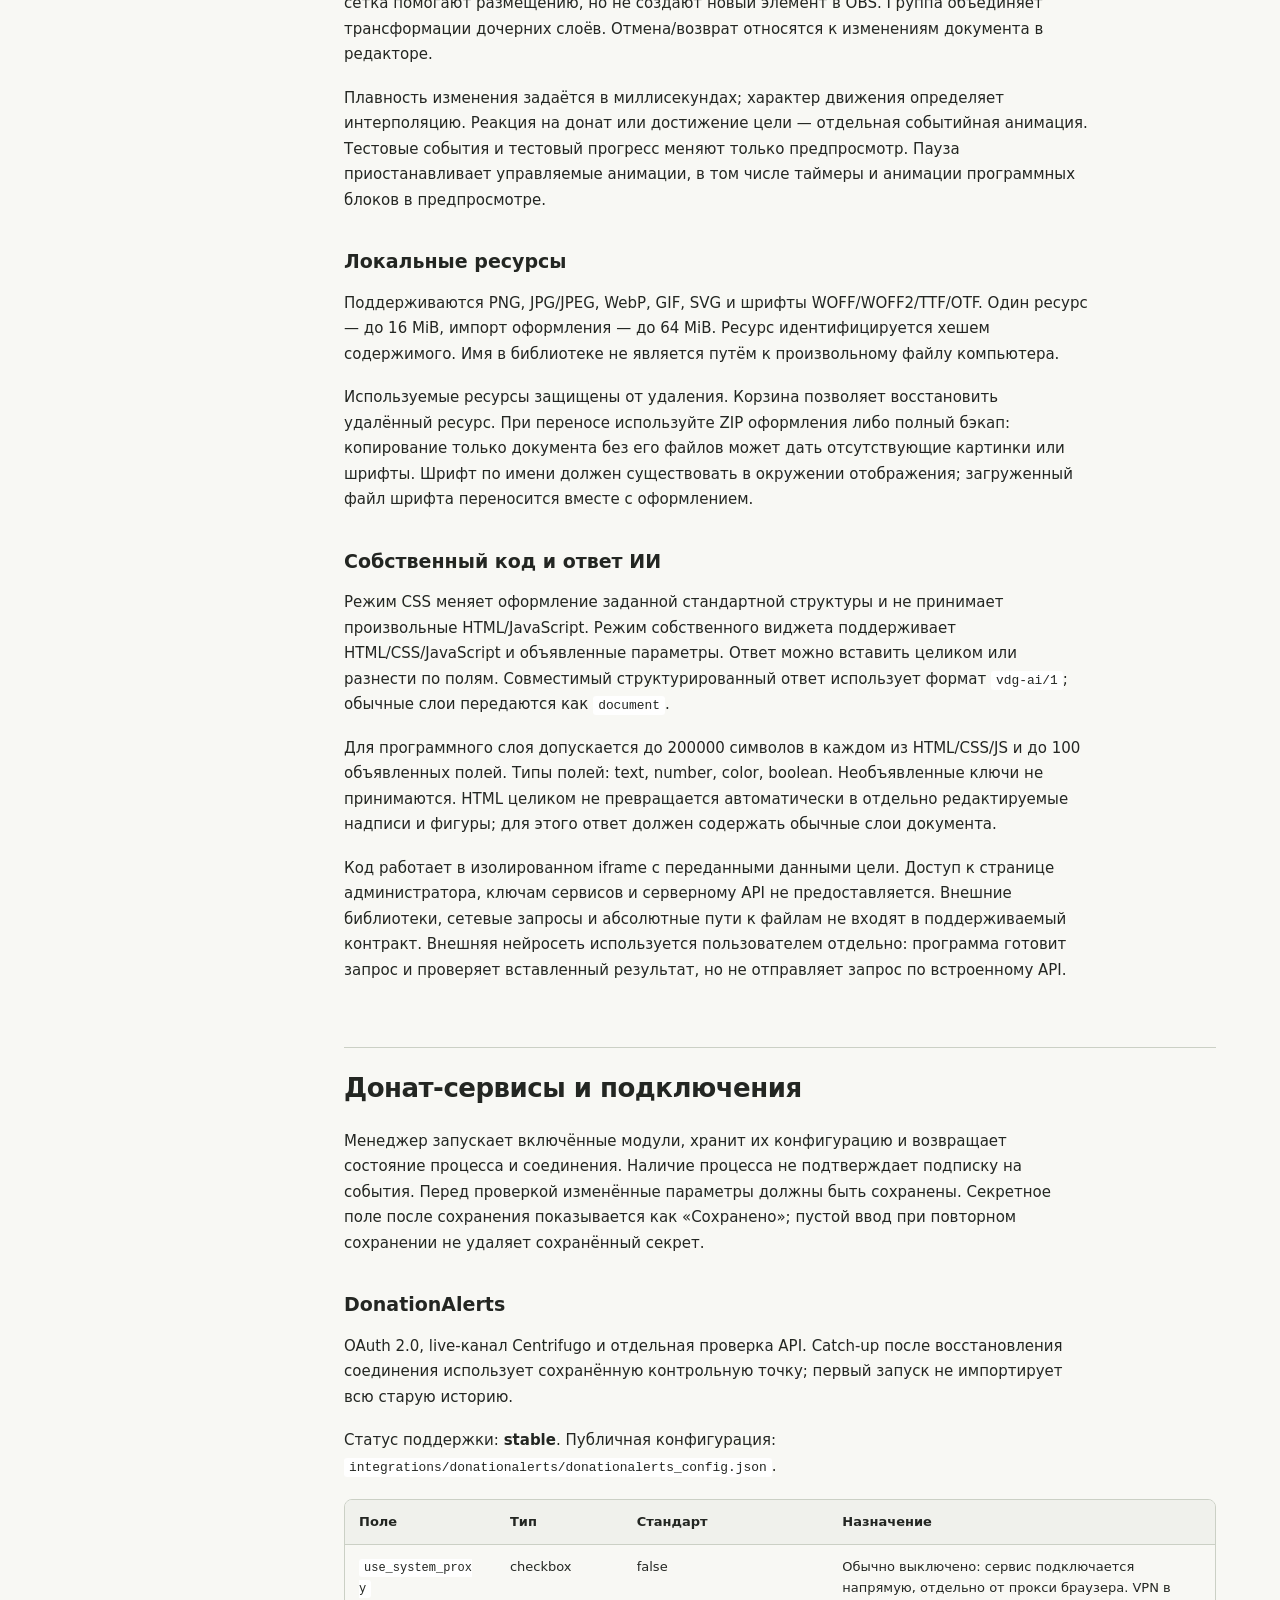
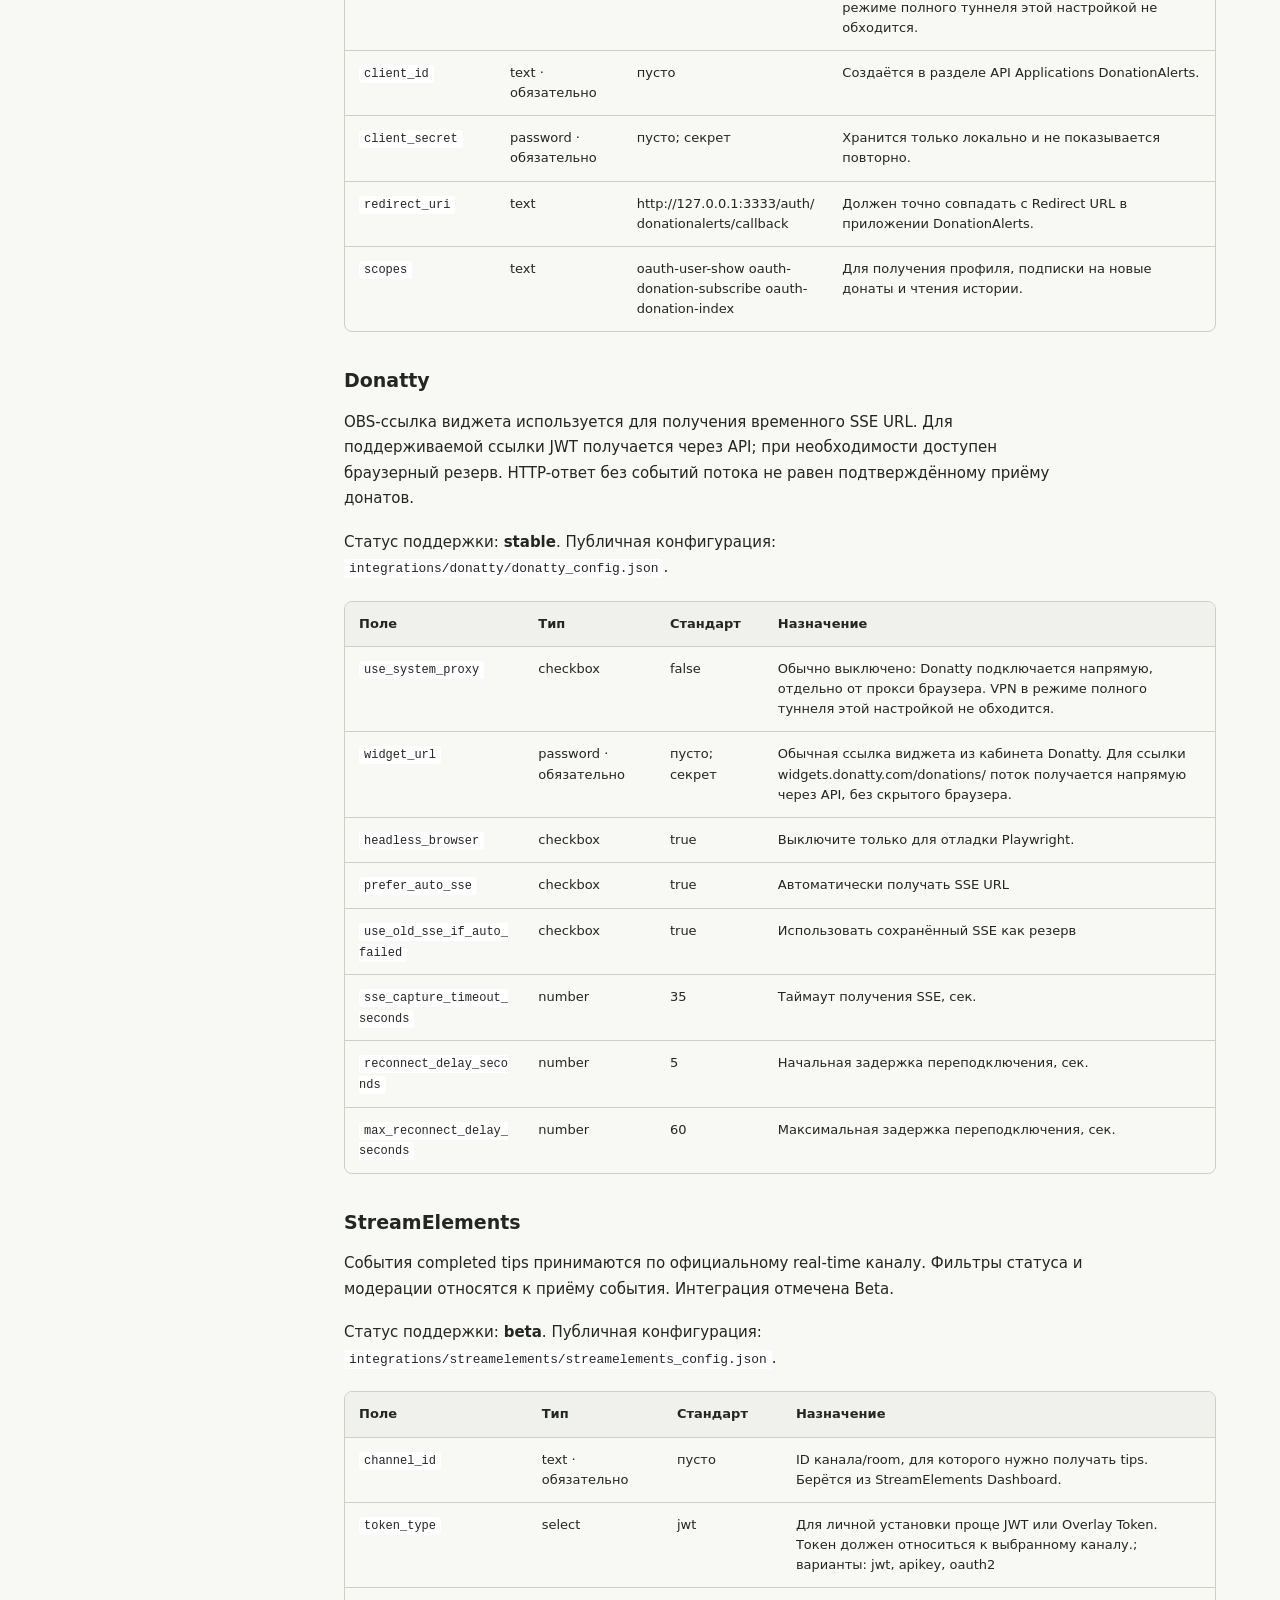
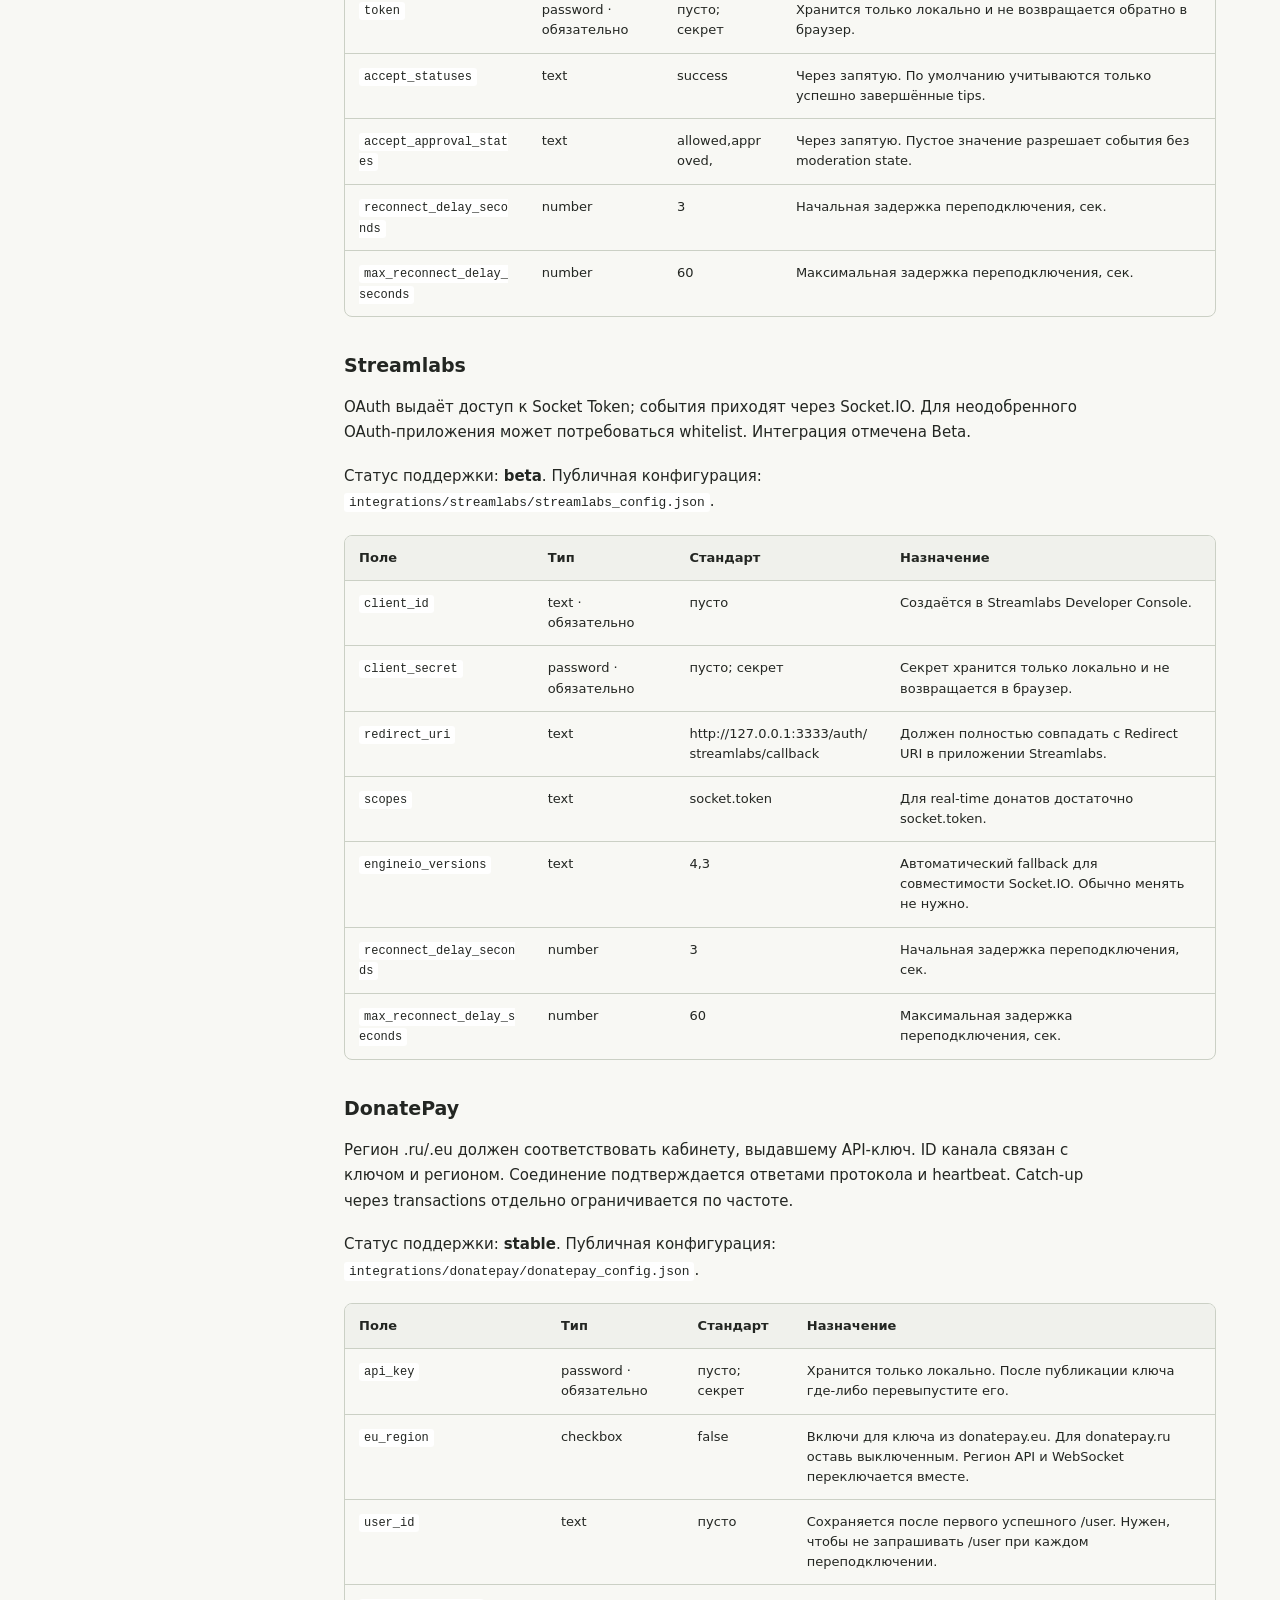
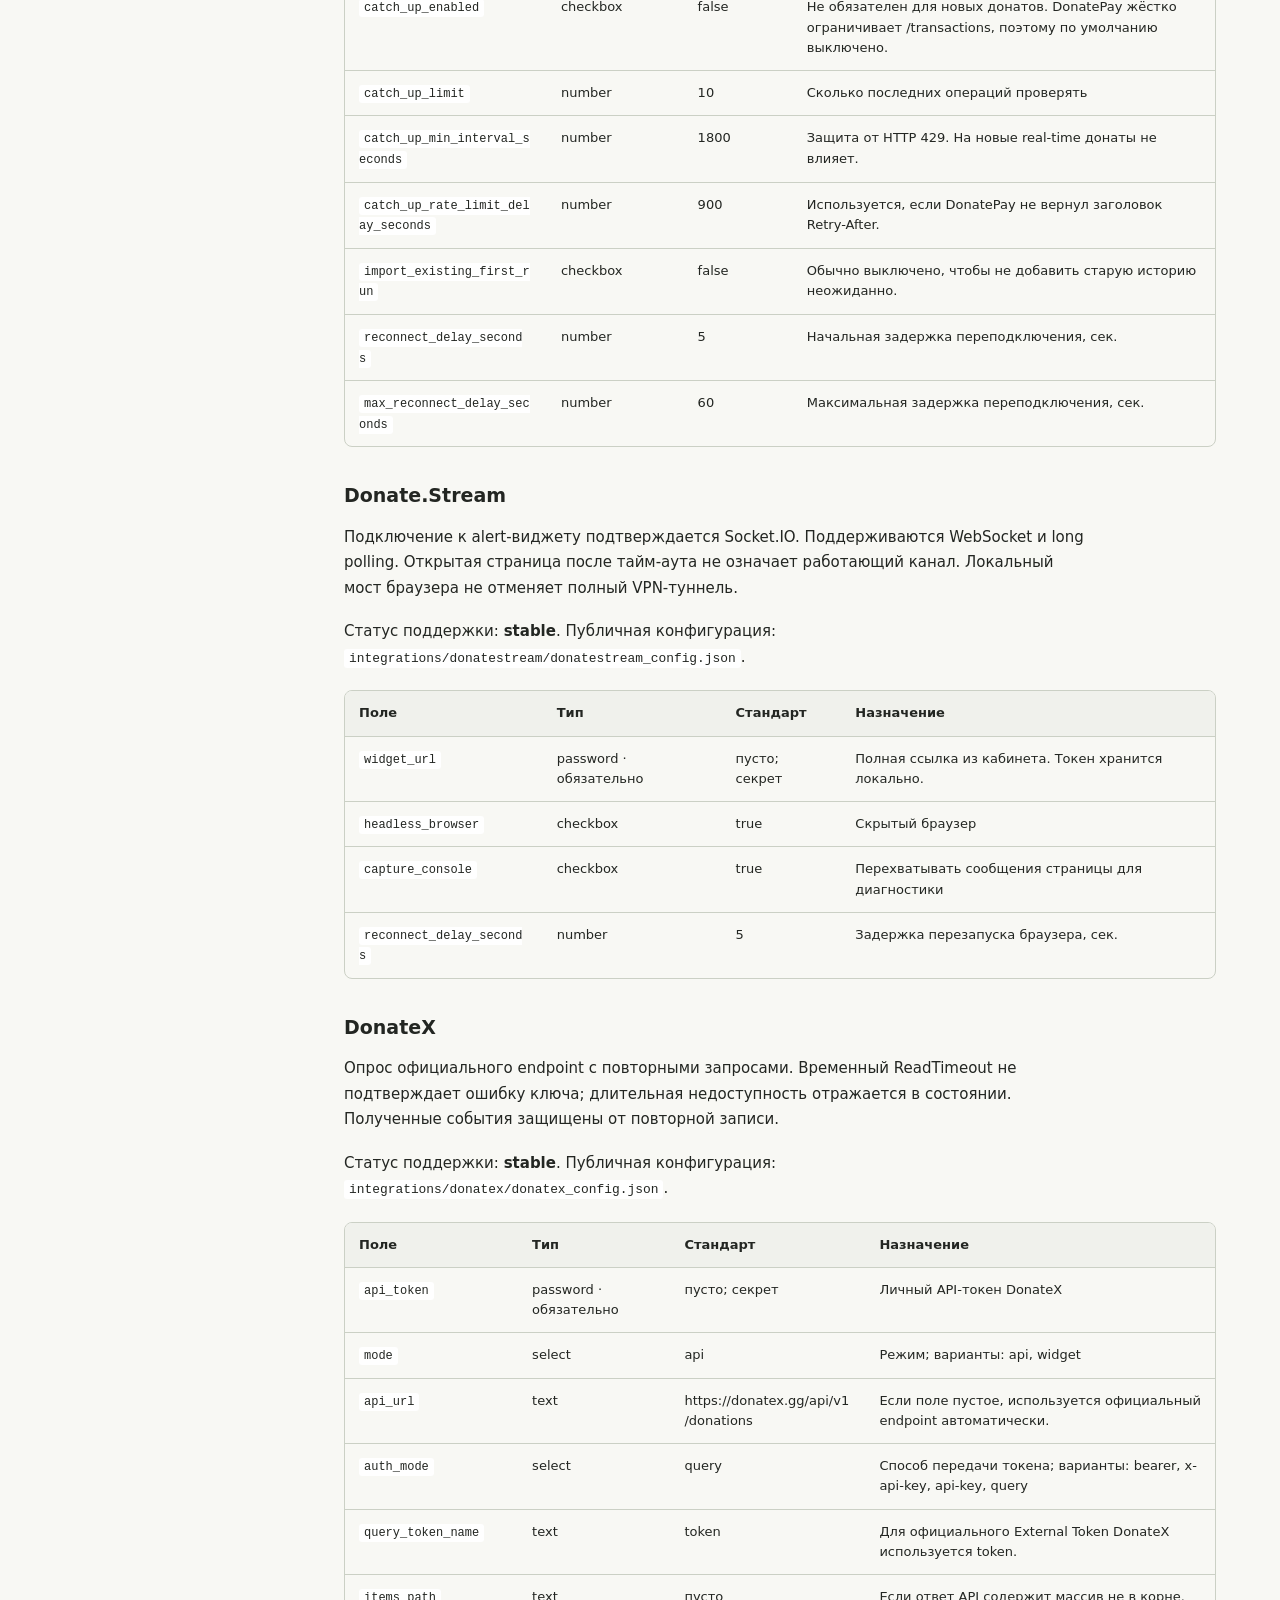
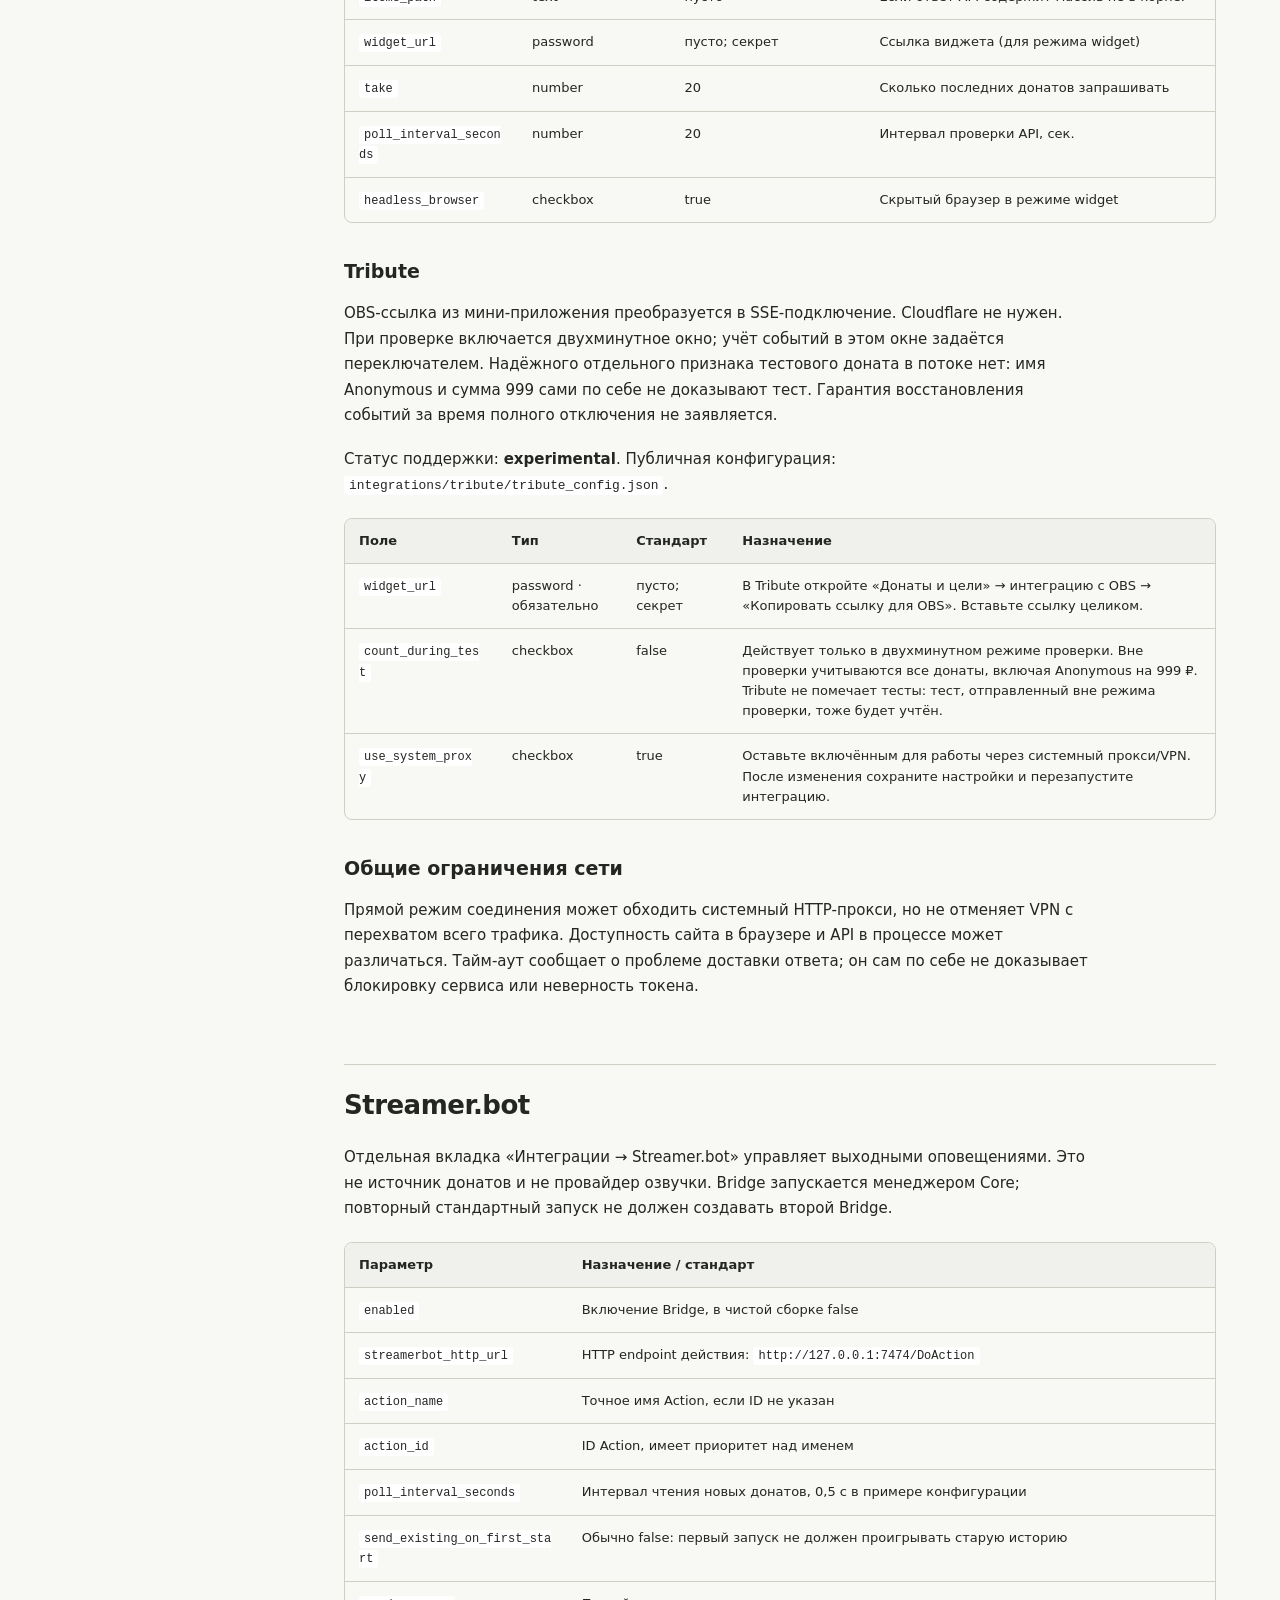
<file: docs/quick-start.html>
<!doctype html><html lang="ru"><meta charset="utf-8"><meta name="viewport" content="width=device-width, initial-scale=1"><meta http-equiv="refresh" content="0;url=index.html#installation"><title>Установка и запуск — VicDonationGoal</title><p><a href="index.html#installation">Установка и запуск: перейти на актуальную страницу</a></p></html>
</file>
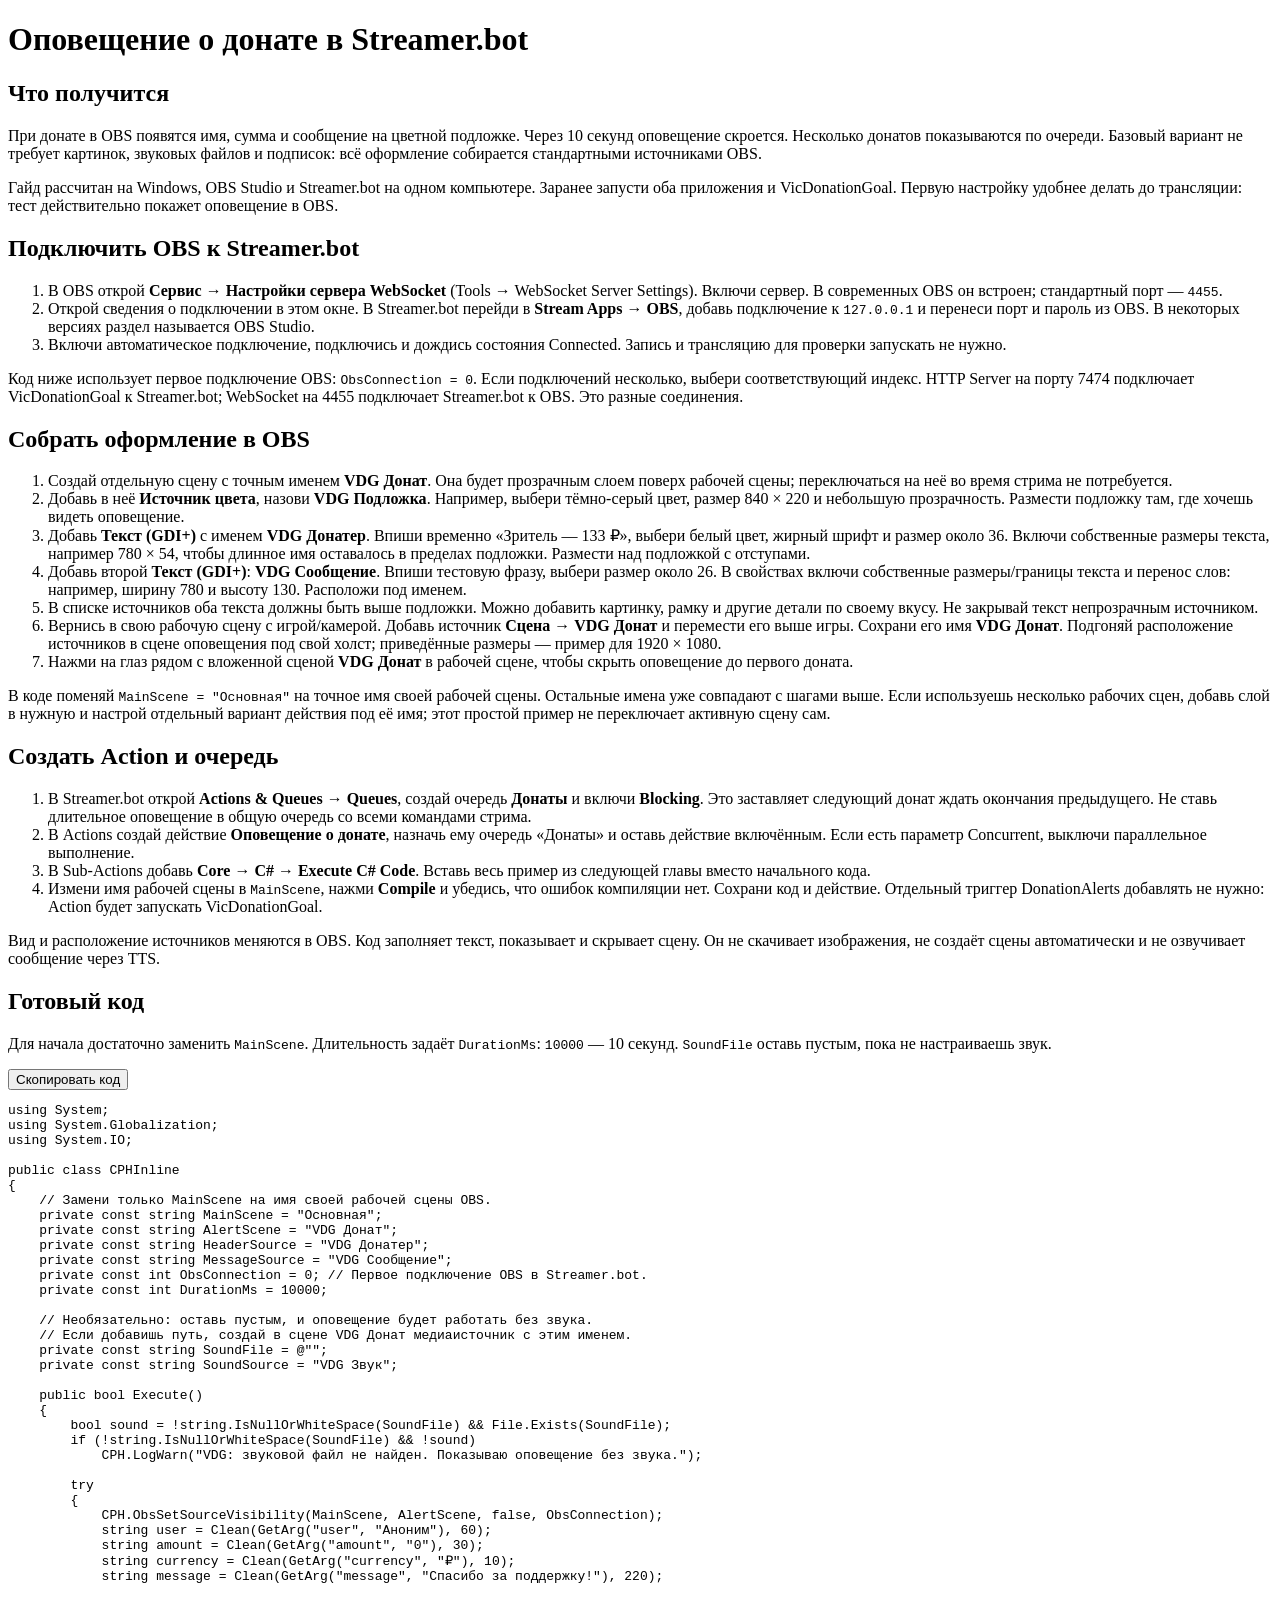
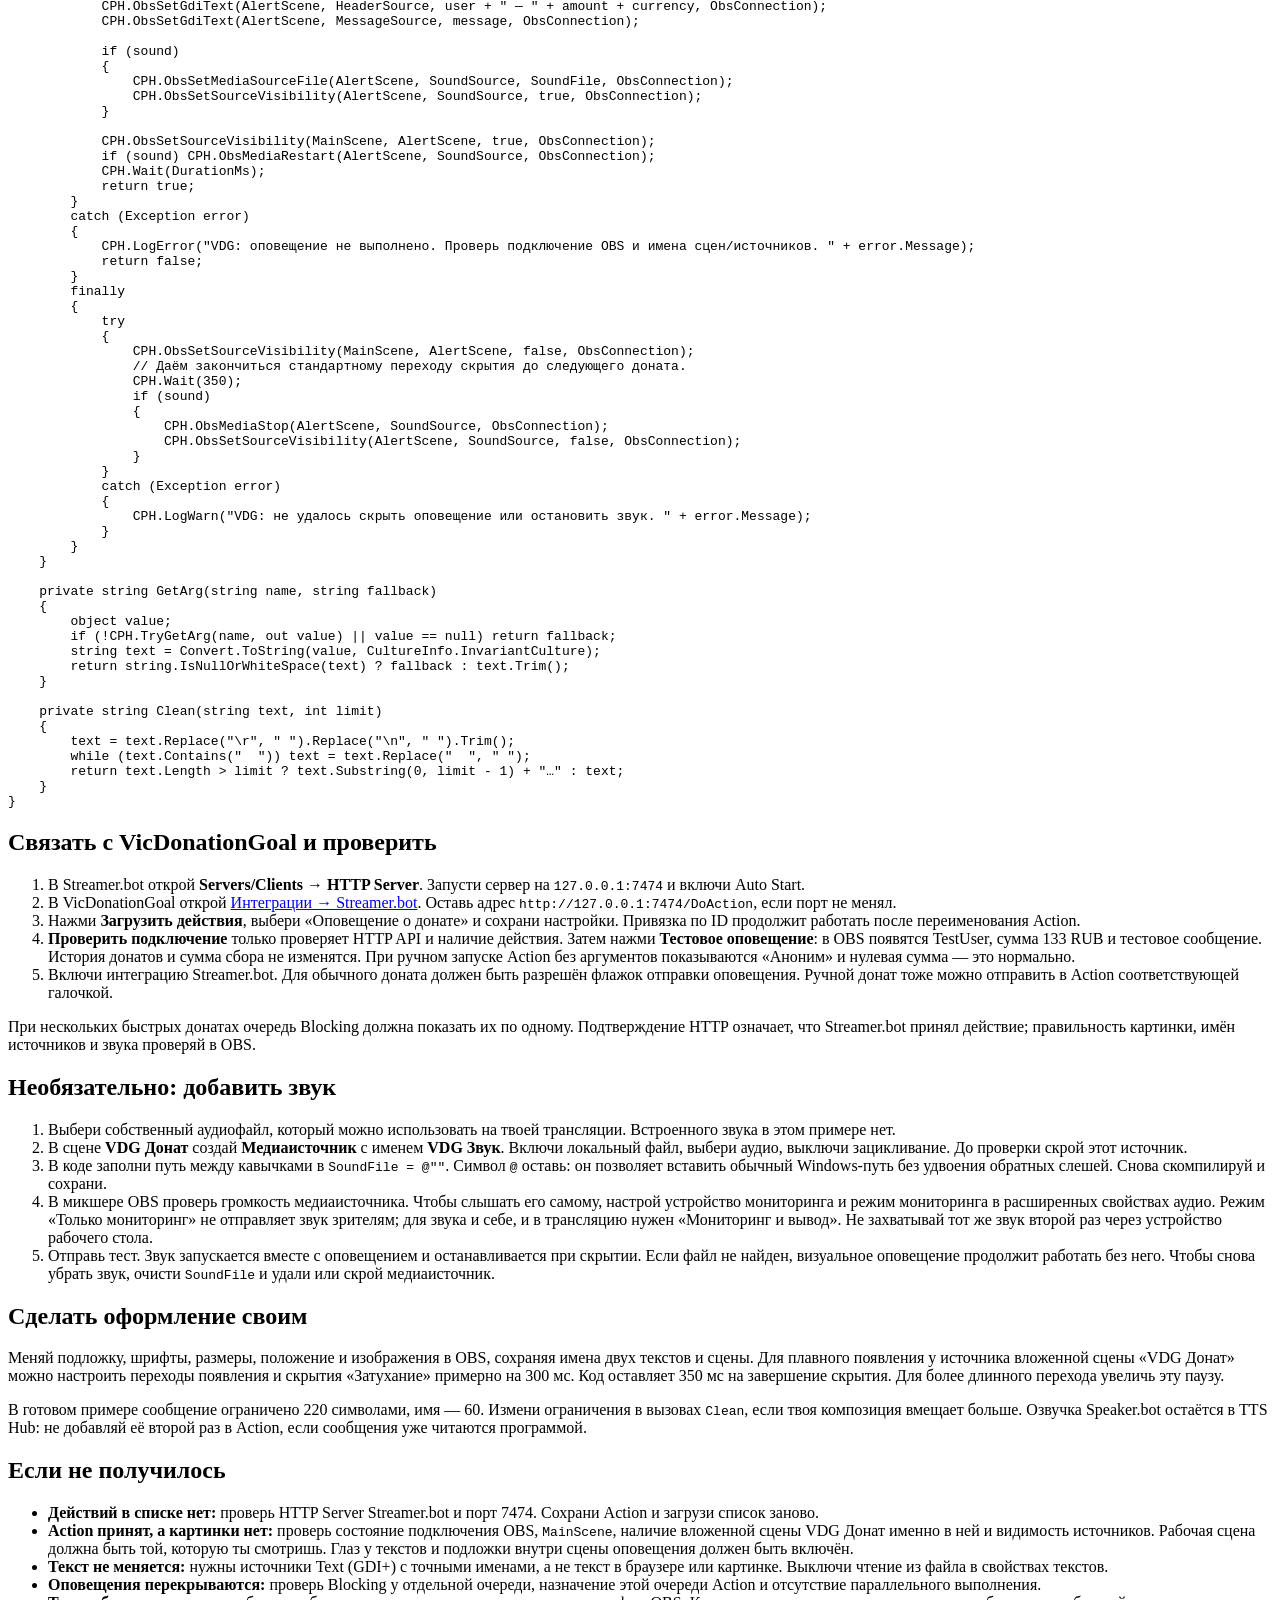
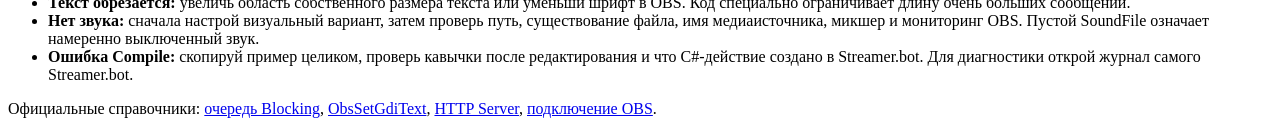
<file: core/public/docs/streamerbot-alert.html>
<!doctype html><html lang="ru"><head><meta charset="utf-8"><meta name="viewport" content="width=device-width,initial-scale=1"><title>Оповещение о донате — VicDonationGoal</title></head><body><main><h1>Оповещение о донате в Streamer.bot</h1>
<h2 id="sb-start">Что получится</h2>
<p>При донате в OBS появятся имя, сумма и сообщение на цветной подложке. Через 10 секунд оповещение скроется. Несколько донатов показываются по очереди. Базовый вариант не требует картинок, звуковых файлов и подписок: всё оформление собирается стандартными источниками OBS.</p>
<p>Гайд рассчитан на Windows, OBS Studio и Streamer.bot на одном компьютере. Заранее запусти оба приложения и VicDonationGoal. Первую настройку удобнее делать до трансляции: тест действительно покажет оповещение в OBS.</p>
<h2 id="sb-obs">Подключить OBS к Streamer.bot</h2>
<ol><li>В OBS открой <strong>Сервис → Настройки сервера WebSocket</strong> (Tools → WebSocket Server Settings). Включи сервер. В современных OBS он встроен; стандартный порт — <code>4455</code>.</li><li>Открой сведения о подключении в этом окне. В Streamer.bot перейди в <strong>Stream Apps → OBS</strong>, добавь подключение к <code>127.0.0.1</code> и перенеси порт и пароль из OBS. В некоторых версиях раздел называется OBS Studio.</li><li>Включи автоматическое подключение, подключись и дождись состояния Connected. Запись и трансляцию для проверки запускать не нужно.</li></ol>
<p>Код ниже использует первое подключение OBS: <code>ObsConnection = 0</code>. Если подключений несколько, выбери соответствующий индекс. HTTP Server на порту 7474 подключает VicDonationGoal к Streamer.bot; WebSocket на 4455 подключает Streamer.bot к OBS. Это разные соединения.</p>
<h2 id="sb-scene">Собрать оформление в OBS</h2>
<ol><li>Создай отдельную сцену с точным именем <strong>VDG Донат</strong>. Она будет прозрачным слоем поверх рабочей сцены; переключаться на неё во время стрима не потребуется.</li><li>Добавь в неё <strong>Источник цвета</strong>, назови <strong>VDG Подложка</strong>. Например, выбери тёмно-серый цвет, размер 840 × 220 и небольшую прозрачность. Размести подложку там, где хочешь видеть оповещение.</li><li>Добавь <strong>Текст (GDI+)</strong> с именем <strong>VDG Донатер</strong>. Впиши временно «Зритель — 133 ₽», выбери белый цвет, жирный шрифт и размер около 36. Включи собственные размеры текста, например 780 × 54, чтобы длинное имя оставалось в пределах подложки. Размести над подложкой с отступами.</li><li>Добавь второй <strong>Текст (GDI+)</strong>: <strong>VDG Сообщение</strong>. Впиши тестовую фразу, выбери размер около 26. В свойствах включи собственные размеры/границы текста и перенос слов: например, ширину 780 и высоту 130. Расположи под именем.</li><li>В списке источников оба текста должны быть выше подложки. Можно добавить картинку, рамку и другие детали по своему вкусу. Не закрывай текст непрозрачным источником.</li><li>Вернись в свою рабочую сцену с игрой/камерой. Добавь источник <strong>Сцена → VDG Донат</strong> и перемести его выше игры. Сохрани его имя <strong>VDG Донат</strong>. Подгоняй расположение источников в сцене оповещения под свой холст; приведённые размеры — пример для 1920 × 1080.</li><li>Нажми на глаз рядом с вложенной сценой <strong>VDG Донат</strong> в рабочей сцене, чтобы скрыть оповещение до первого доната.</li></ol>
<p>В коде поменяй <code>MainScene = "Основная"</code> на точное имя своей рабочей сцены. Остальные имена уже совпадают с шагами выше. Если используешь несколько рабочих сцен, добавь слой в нужную и настрой отдельный вариант действия под её имя; этот простой пример не переключает активную сцену сам.</p>
<h2 id="sb-action">Создать Action и очередь</h2>
<ol><li>В Streamer.bot открой <strong>Actions &amp; Queues → Queues</strong>, создай очередь <strong>Донаты</strong> и включи <strong>Blocking</strong>. Это заставляет следующий донат ждать окончания предыдущего. Не ставь длительное оповещение в общую очередь со всеми командами стрима.</li><li>В Actions создай действие <strong>Оповещение о донате</strong>, назначь ему очередь «Донаты» и оставь действие включённым. Если есть параметр Concurrent, выключи параллельное выполнение.</li><li>В Sub-Actions добавь <strong>Core → C# → Execute C# Code</strong>. Вставь весь пример из следующей главы вместо начального кода.</li><li>Измени имя рабочей сцены в <code>MainScene</code>, нажми <strong>Compile</strong> и убедись, что ошибок компиляции нет. Сохрани код и действие. Отдельный триггер DonationAlerts добавлять не нужно: Action будет запускать VicDonationGoal.</li></ol>
<p>Вид и расположение источников меняются в OBS. Код заполняет текст, показывает и скрывает сцену. Он не скачивает изображения, не создаёт сцены автоматически и не озвучивает сообщение через TTS.</p>
<h2 id="sb-code">Готовый код</h2>
<p>Для начала достаточно заменить <code>MainScene</code>. Длительность задаёт <code>DurationMs</code>: <code>10000</code> — 10 секунд. <code>SoundFile</code> оставь пустым, пока не настраиваешь звук.</p>
<div class="guidebook-code-actions"><button type="button" class="secondary" data-alert-copy>Скопировать код</button><span data-alert-copy-status role="status"></span></div>
<pre class="guidebook-code"><code data-alert-code>using System;
using System.Globalization;
using System.IO;

public class CPHInline
{
    // Замени только MainScene на имя своей рабочей сцены OBS.
    private const string MainScene = &quot;Основная&quot;;
    private const string AlertScene = &quot;VDG Донат&quot;;
    private const string HeaderSource = &quot;VDG Донатер&quot;;
    private const string MessageSource = &quot;VDG Сообщение&quot;;
    private const int ObsConnection = 0; // Первое подключение OBS в Streamer.bot.
    private const int DurationMs = 10000;

    // Необязательно: оставь пустым, и оповещение будет работать без звука.
    // Если добавишь путь, создай в сцене VDG Донат медиаисточник с этим именем.
    private const string SoundFile = @&quot;&quot;;
    private const string SoundSource = &quot;VDG Звук&quot;;

    public bool Execute()
    {
        bool sound = !string.IsNullOrWhiteSpace(SoundFile) &amp;&amp; File.Exists(SoundFile);
        if (!string.IsNullOrWhiteSpace(SoundFile) &amp;&amp; !sound)
            CPH.LogWarn(&quot;VDG: звуковой файл не найден. Показываю оповещение без звука.&quot;);

        try
        {
            CPH.ObsSetSourceVisibility(MainScene, AlertScene, false, ObsConnection);
            string user = Clean(GetArg(&quot;user&quot;, &quot;Аноним&quot;), 60);
            string amount = Clean(GetArg(&quot;amount&quot;, &quot;0&quot;), 30);
            string currency = Clean(GetArg(&quot;currency&quot;, &quot;₽&quot;), 10);
            string message = Clean(GetArg(&quot;message&quot;, &quot;Спасибо за поддержку!&quot;), 220);

            CPH.ObsSetGdiText(AlertScene, HeaderSource, user + &quot; — &quot; + amount + currency, ObsConnection);
            CPH.ObsSetGdiText(AlertScene, MessageSource, message, ObsConnection);

            if (sound)
            {
                CPH.ObsSetMediaSourceFile(AlertScene, SoundSource, SoundFile, ObsConnection);
                CPH.ObsSetSourceVisibility(AlertScene, SoundSource, true, ObsConnection);
            }

            CPH.ObsSetSourceVisibility(MainScene, AlertScene, true, ObsConnection);
            if (sound) CPH.ObsMediaRestart(AlertScene, SoundSource, ObsConnection);
            CPH.Wait(DurationMs);
            return true;
        }
        catch (Exception error)
        {
            CPH.LogError(&quot;VDG: оповещение не выполнено. Проверь подключение OBS и имена сцен/источников. &quot; + error.Message);
            return false;
        }
        finally
        {
            try
            {
                CPH.ObsSetSourceVisibility(MainScene, AlertScene, false, ObsConnection);
                // Даём закончиться стандартному переходу скрытия до следующего доната.
                CPH.Wait(350);
                if (sound)
                {
                    CPH.ObsMediaStop(AlertScene, SoundSource, ObsConnection);
                    CPH.ObsSetSourceVisibility(AlertScene, SoundSource, false, ObsConnection);
                }
            }
            catch (Exception error)
            {
                CPH.LogWarn(&quot;VDG: не удалось скрыть оповещение или остановить звук. &quot; + error.Message);
            }
        }
    }

    private string GetArg(string name, string fallback)
    {
        object value;
        if (!CPH.TryGetArg(name, out value) || value == null) return fallback;
        string text = Convert.ToString(value, CultureInfo.InvariantCulture);
        return string.IsNullOrWhiteSpace(text) ? fallback : text.Trim();
    }

    private string Clean(string text, int limit)
    {
        text = text.Replace(&quot;\r&quot;, &quot; &quot;).Replace(&quot;\n&quot;, &quot; &quot;).Trim();
        while (text.Contains(&quot;  &quot;)) text = text.Replace(&quot;  &quot;, &quot; &quot;);
        return text.Length &gt; limit ? text.Substring(0, limit - 1) + &quot;…&quot; : text;
    }
}
</code></pre>
<h2 id="sb-connect">Связать с VicDonationGoal и проверить</h2>
<ol><li>В Streamer.bot открой <strong>Servers/Clients → HTTP Server</strong>. Запусти сервер на <code>127.0.0.1:7474</code> и включи Auto Start.</li><li>В VicDonationGoal открой <a href="/admin.html#integrations/streamerbot">Интеграции → Streamer.bot</a>. Оставь адрес <code>http://127.0.0.1:7474/DoAction</code>, если порт не менял.</li><li>Нажми <strong>Загрузить действия</strong>, выбери «Оповещение о донате» и сохрани настройки. Привязка по ID продолжит работать после переименования Action.</li><li><strong>Проверить подключение</strong> только проверяет HTTP API и наличие действия. Затем нажми <strong>Тестовое оповещение</strong>: в OBS появятся TestUser, сумма 133 RUB и тестовое сообщение. История донатов и сумма сбора не изменятся. При ручном запуске Action без аргументов показываются «Аноним» и нулевая сумма — это нормально.</li><li>Включи интеграцию Streamer.bot. Для обычного доната должен быть разрешён флажок отправки оповещения. Ручной донат тоже можно отправить в Action соответствующей галочкой.</li></ol>
<p>При нескольких быстрых донатах очередь Blocking должна показать их по одному. Подтверждение HTTP означает, что Streamer.bot принял действие; правильность картинки, имён источников и звука проверяй в OBS.</p>
<h2 id="sb-sound">Необязательно: добавить звук</h2>
<ol><li>Выбери собственный аудиофайл, который можно использовать на твоей трансляции. Встроенного звука в этом примере нет.</li><li>В сцене <strong>VDG Донат</strong> создай <strong>Медиаисточник</strong> с именем <strong>VDG Звук</strong>. Включи локальный файл, выбери аудио, выключи зацикливание. До проверки скрой этот источник.</li><li>В коде заполни путь между кавычками в <code>SoundFile = @""</code>. Символ <code>@</code> оставь: он позволяет вставить обычный Windows-путь без удвоения обратных слешей. Снова скомпилируй и сохрани.</li><li>В микшере OBS проверь громкость медиаисточника. Чтобы слышать его самому, настрой устройство мониторинга и режим мониторинга в расширенных свойствах аудио. Режим «Только мониторинг» не отправляет звук зрителям; для звука и себе, и в трансляцию нужен «Мониторинг и вывод». Не захватывай тот же звук второй раз через устройство рабочего стола.</li><li>Отправь тест. Звук запускается вместе с оповещением и останавливается при скрытии. Если файл не найден, визуальное оповещение продолжит работать без него. Чтобы снова убрать звук, очисти <code>SoundFile</code> и удали или скрой медиаисточник.</li></ol>
<h2 id="sb-style">Сделать оформление своим</h2>
<p>Меняй подложку, шрифты, размеры, положение и изображения в OBS, сохраняя имена двух текстов и сцены. Для плавного появления у источника вложенной сцены «VDG Донат» можно настроить переходы появления и скрытия «Затухание» примерно на 300 мс. Код оставляет 350 мс на завершение скрытия. Для более длинного перехода увеличь эту паузу.</p>
<p>В готовом примере сообщение ограничено 220 символами, имя — 60. Измени ограничения в вызовах <code>Clean</code>, если твоя композиция вмещает больше. Озвучка Speaker.bot остаётся в TTS Hub: не добавляй её второй раз в Action, если сообщения уже читаются программой.</p>
<h2 id="sb-troubleshooting">Если не получилось</h2>
<ul><li><strong>Действий в списке нет:</strong> проверь HTTP Server Streamer.bot и порт 7474. Сохрани Action и загрузи список заново.</li><li><strong>Action принят, а картинки нет:</strong> проверь состояние подключения OBS, <code>MainScene</code>, наличие вложенной сцены VDG Донат именно в ней и видимость источников. Рабочая сцена должна быть той, которую ты смотришь. Глаз у текстов и подложки внутри сцены оповещения должен быть включён.</li><li><strong>Текст не меняется:</strong> нужны источники Text (GDI+) с точными именами, а не текст в браузере или картинке. Выключи чтение из файла в свойствах текстов.</li><li><strong>Оповещения перекрываются:</strong> проверь Blocking у отдельной очереди, назначение этой очереди Action и отсутствие параллельного выполнения.</li><li><strong>Текст обрезается:</strong> увеличь область собственного размера текста или уменьши шрифт в OBS. Код специально ограничивает длину очень больших сообщений.</li><li><strong>Нет звука:</strong> сначала настрой визуальный вариант, затем проверь путь, существование файла, имя медиаисточника, микшер и мониторинг OBS. Пустой SoundFile означает намеренно выключенный звук.</li><li><strong>Ошибка Compile:</strong> скопируй пример целиком, проверь кавычки после редактирования и что C#-действие создано в Streamer.bot. Для диагностики открой журнал самого Streamer.bot.</li></ul>
<p>Официальные справочники: <a href="https://docs.streamer.bot/faq/action-blocking" target="_blank" rel="noopener">очередь Blocking</a>, <a href="https://docs.streamer.bot/api/csharp/methods/obs-studio/sources/obs-set-gdi-text" target="_blank" rel="noopener">ObsSetGdiText</a>, <a href="https://docs.streamer.bot/api/http/guide/configuration" target="_blank" rel="noopener">HTTP Server</a>, <a href="https://docs.streamer.bot/guide/broadcasters/obs-studio" target="_blank" rel="noopener">подключение OBS</a>.</p>
</main></body></html>
</file>
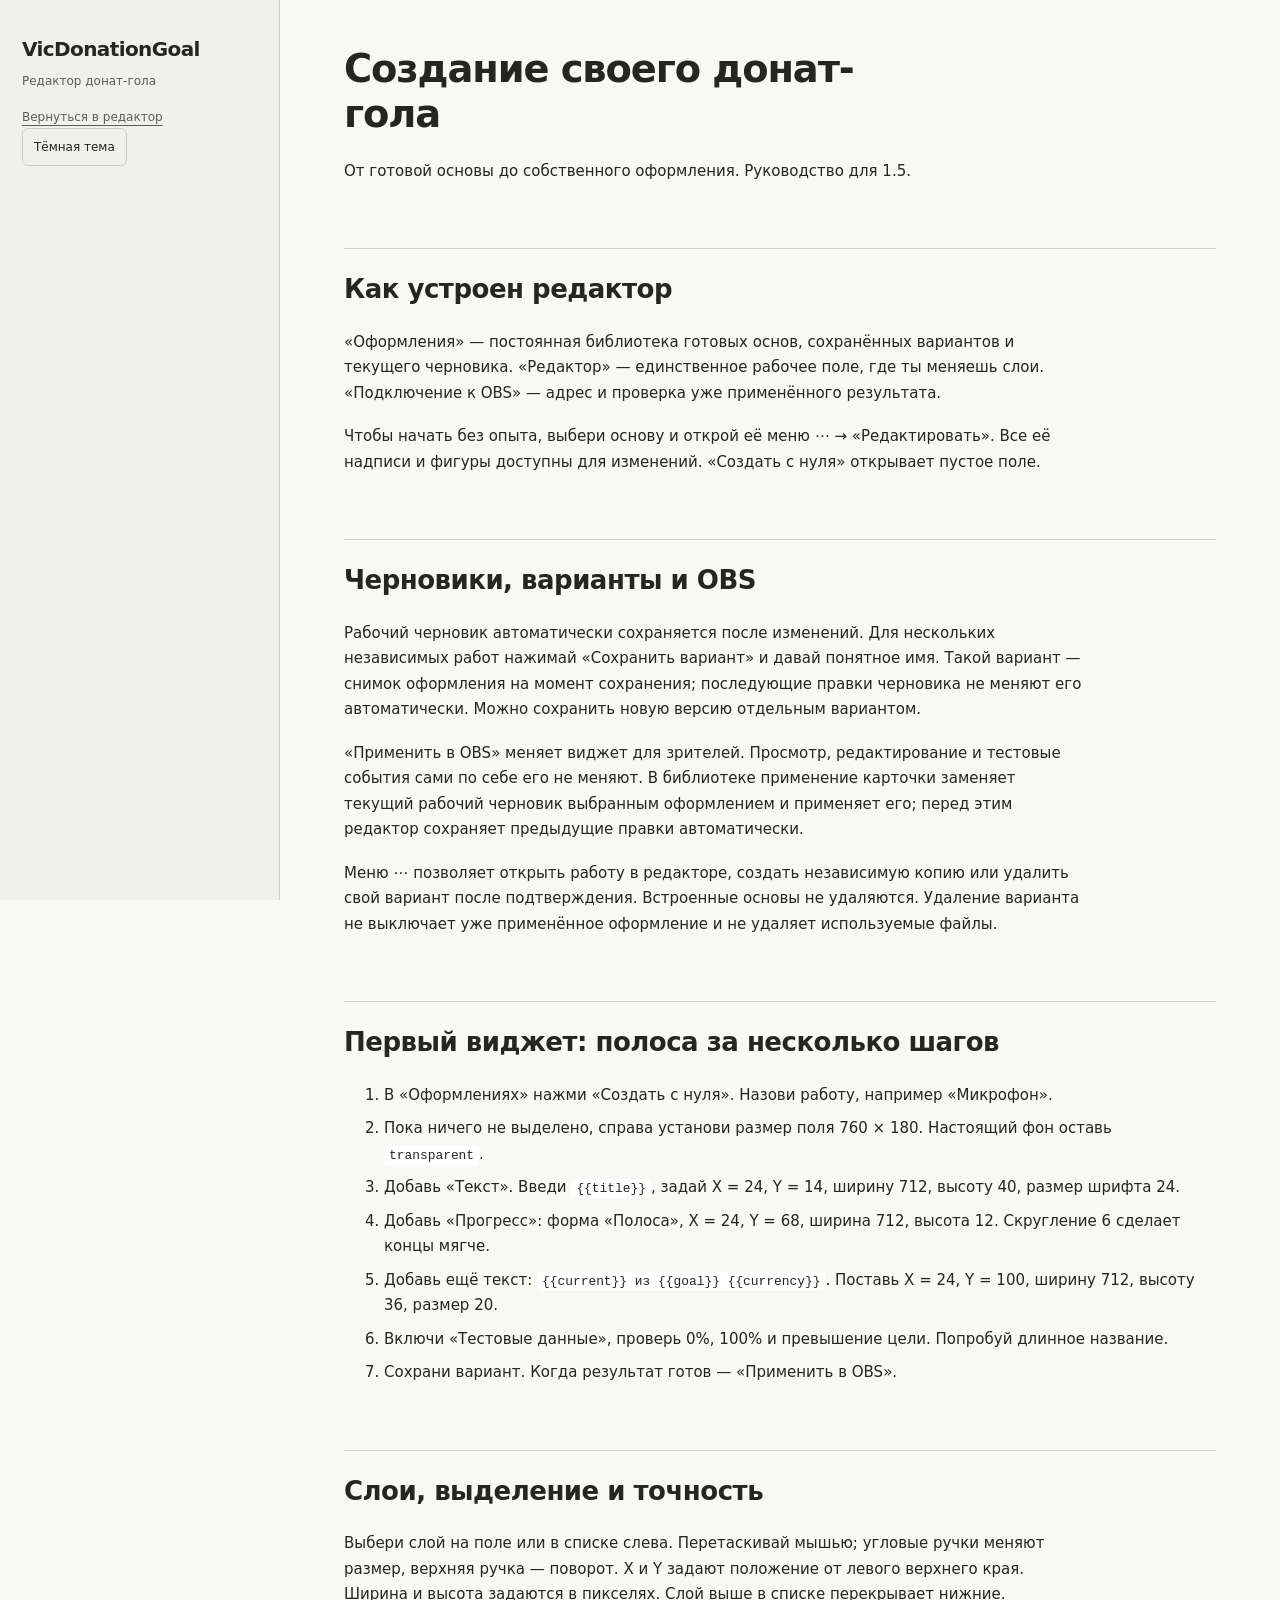
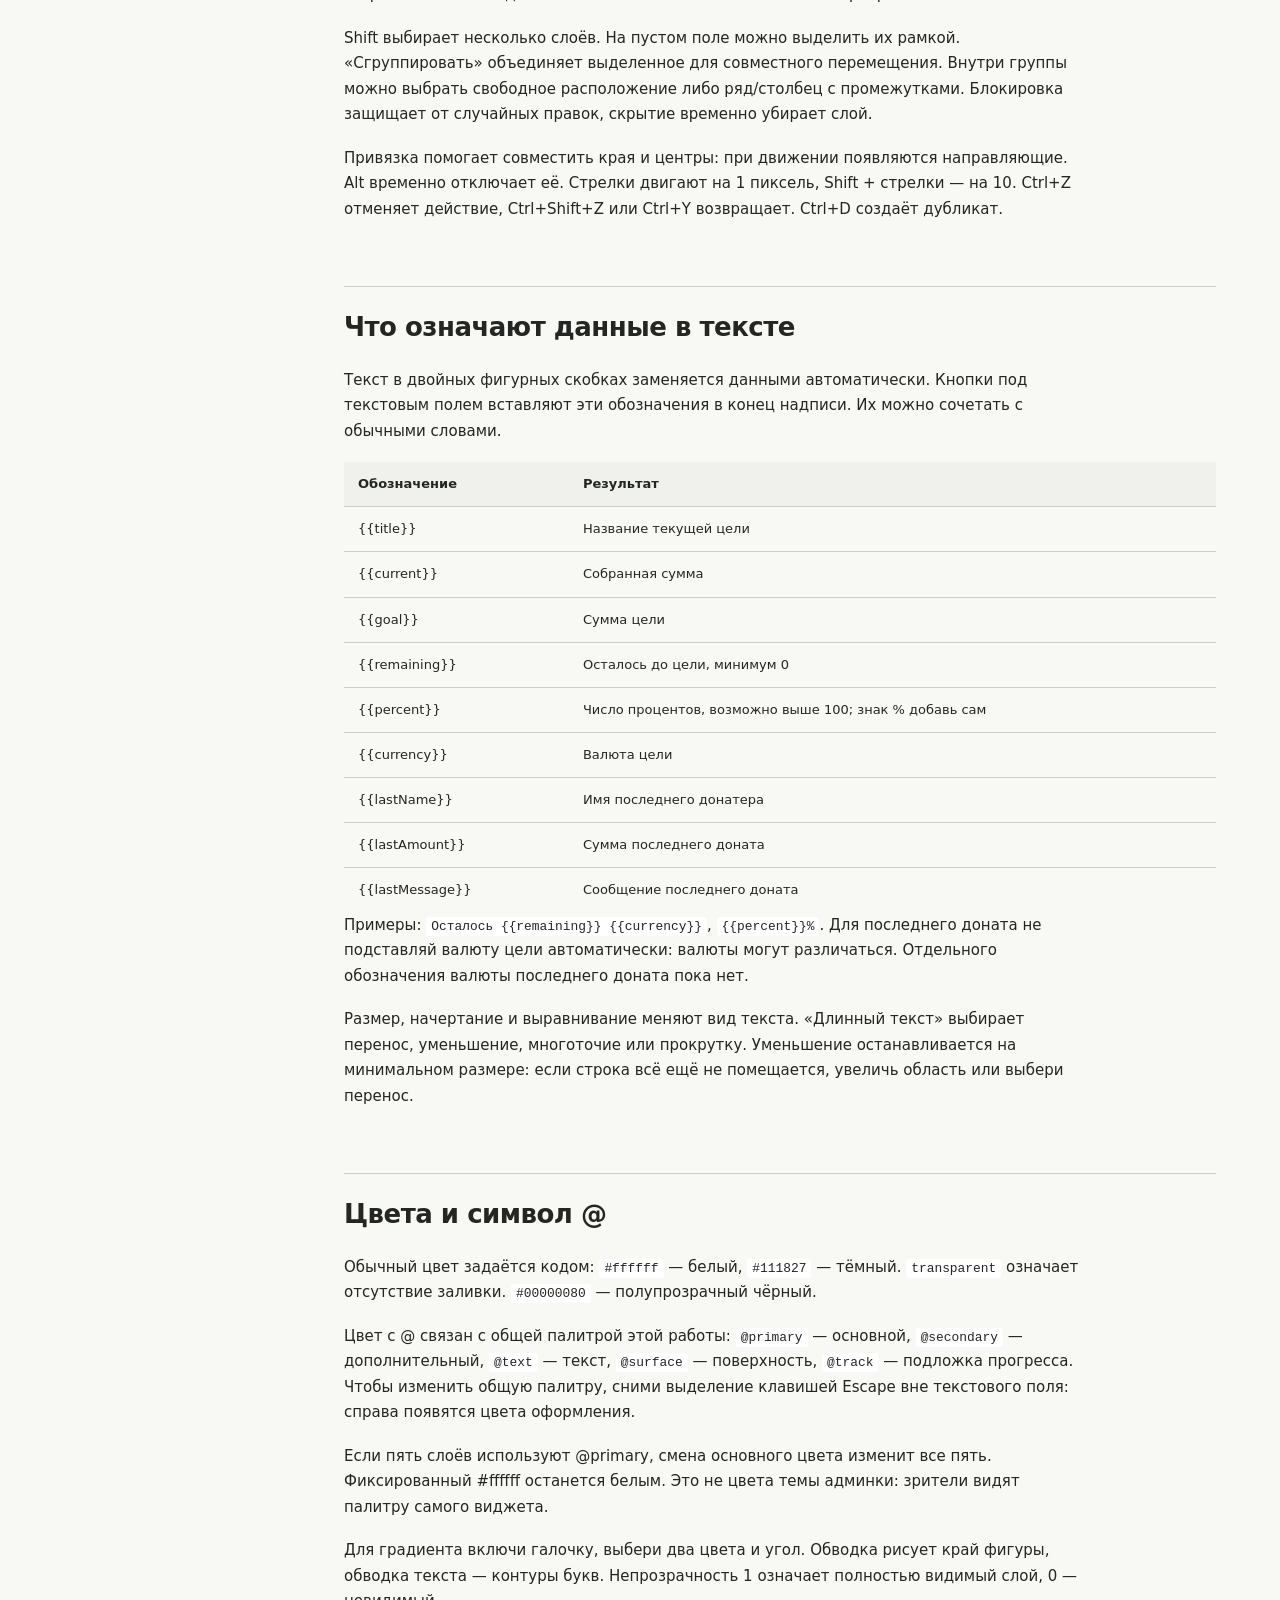
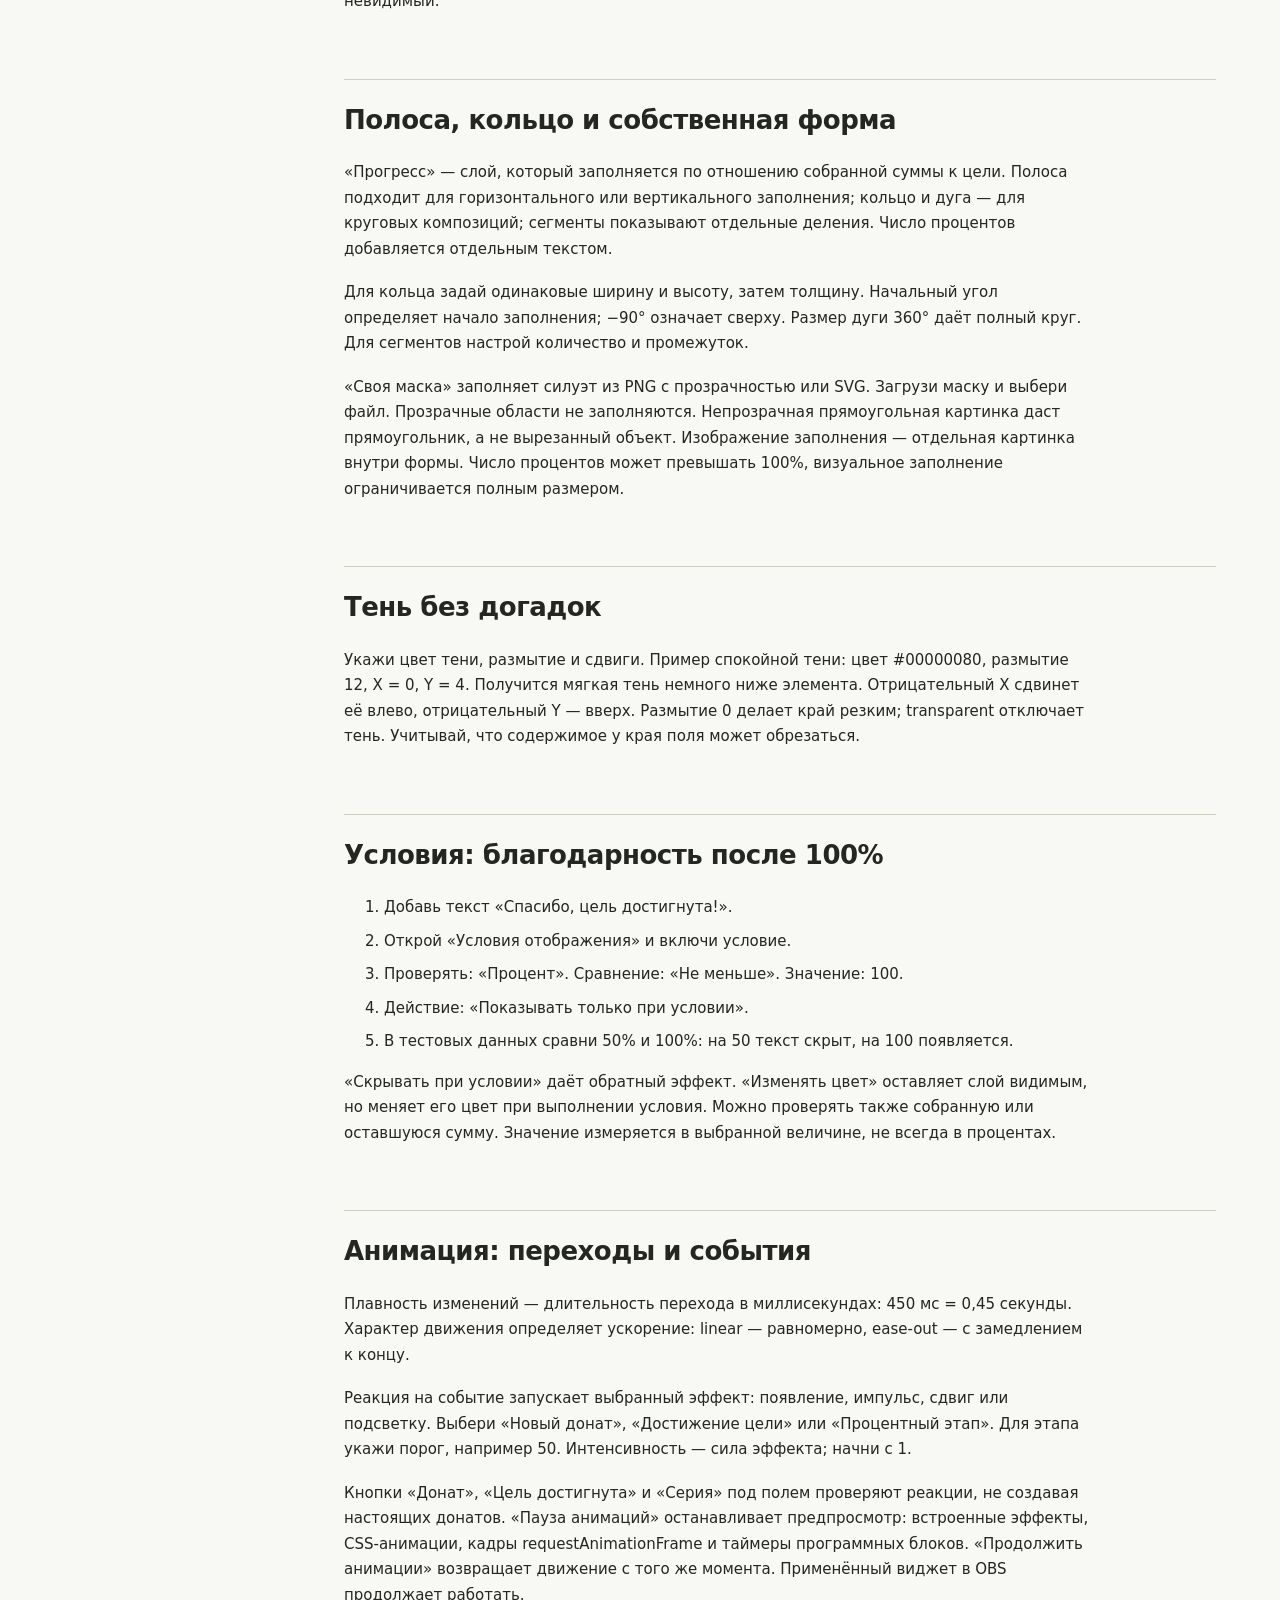
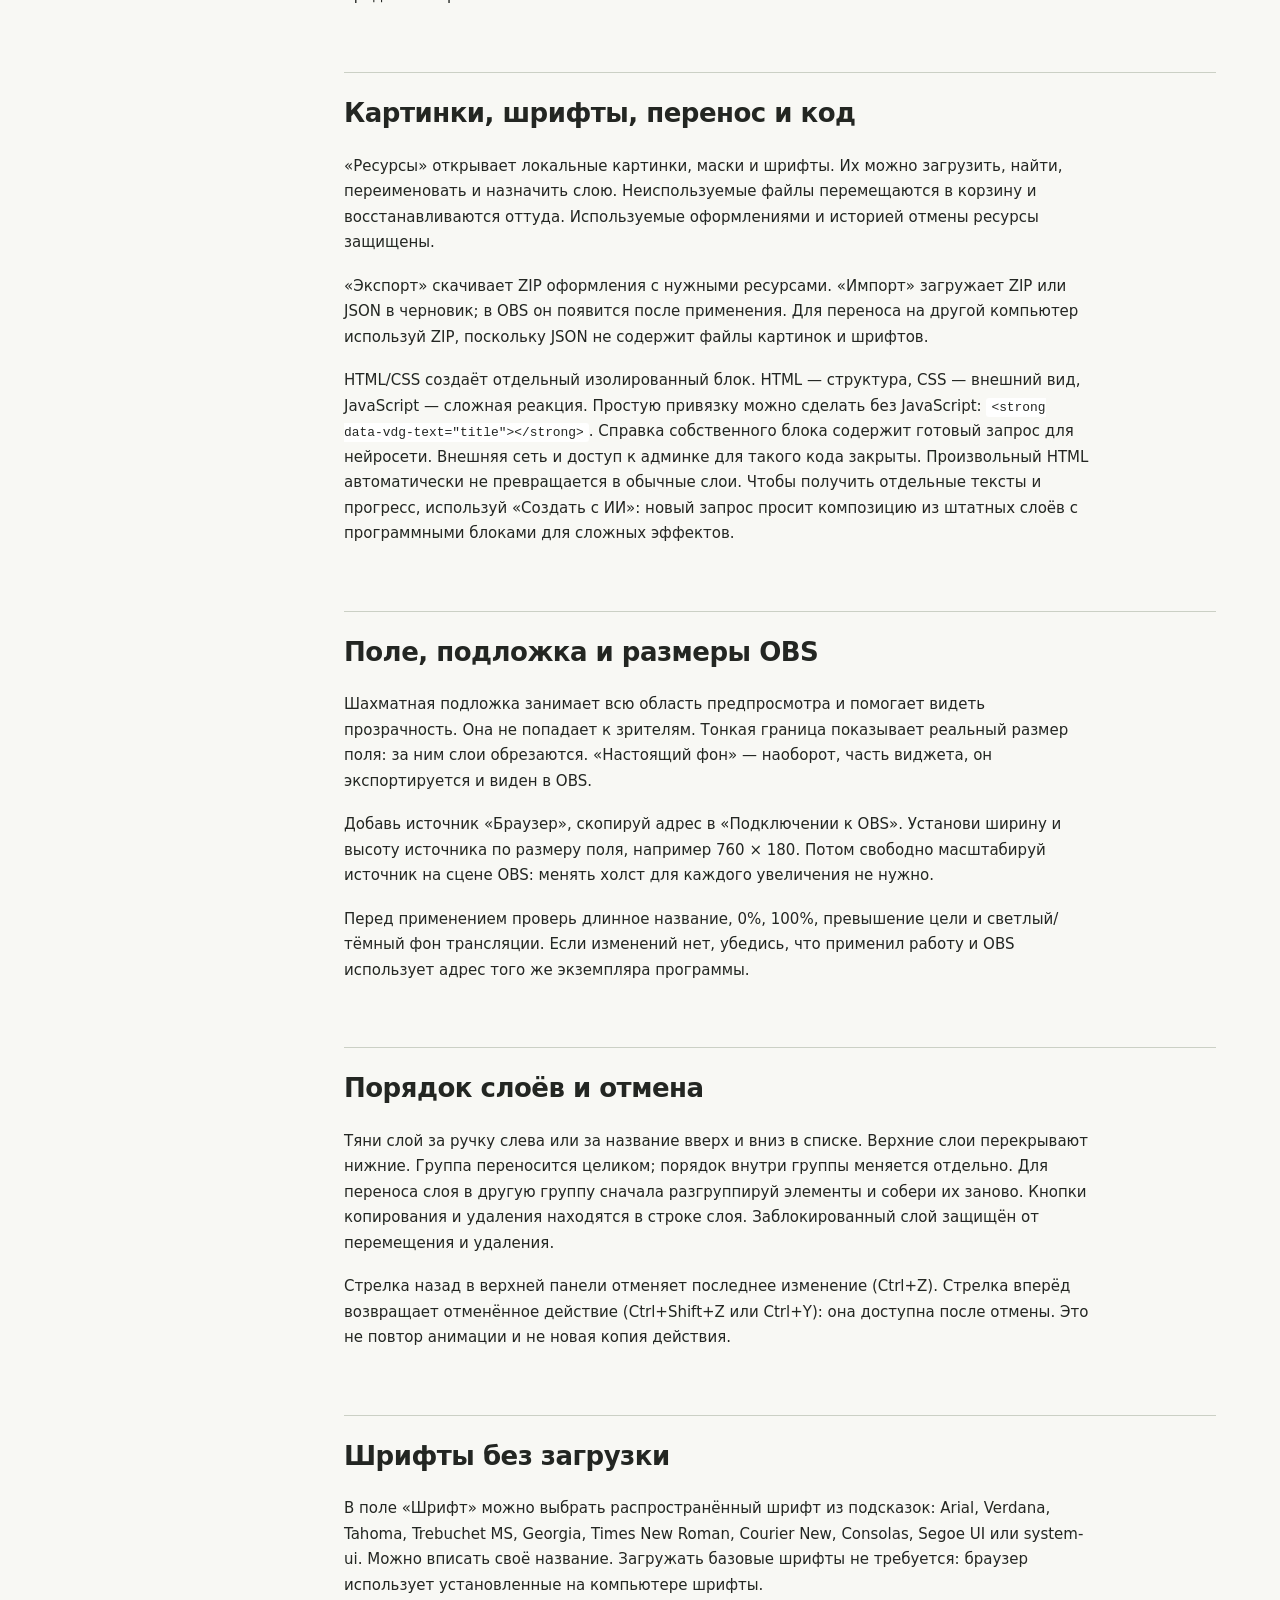
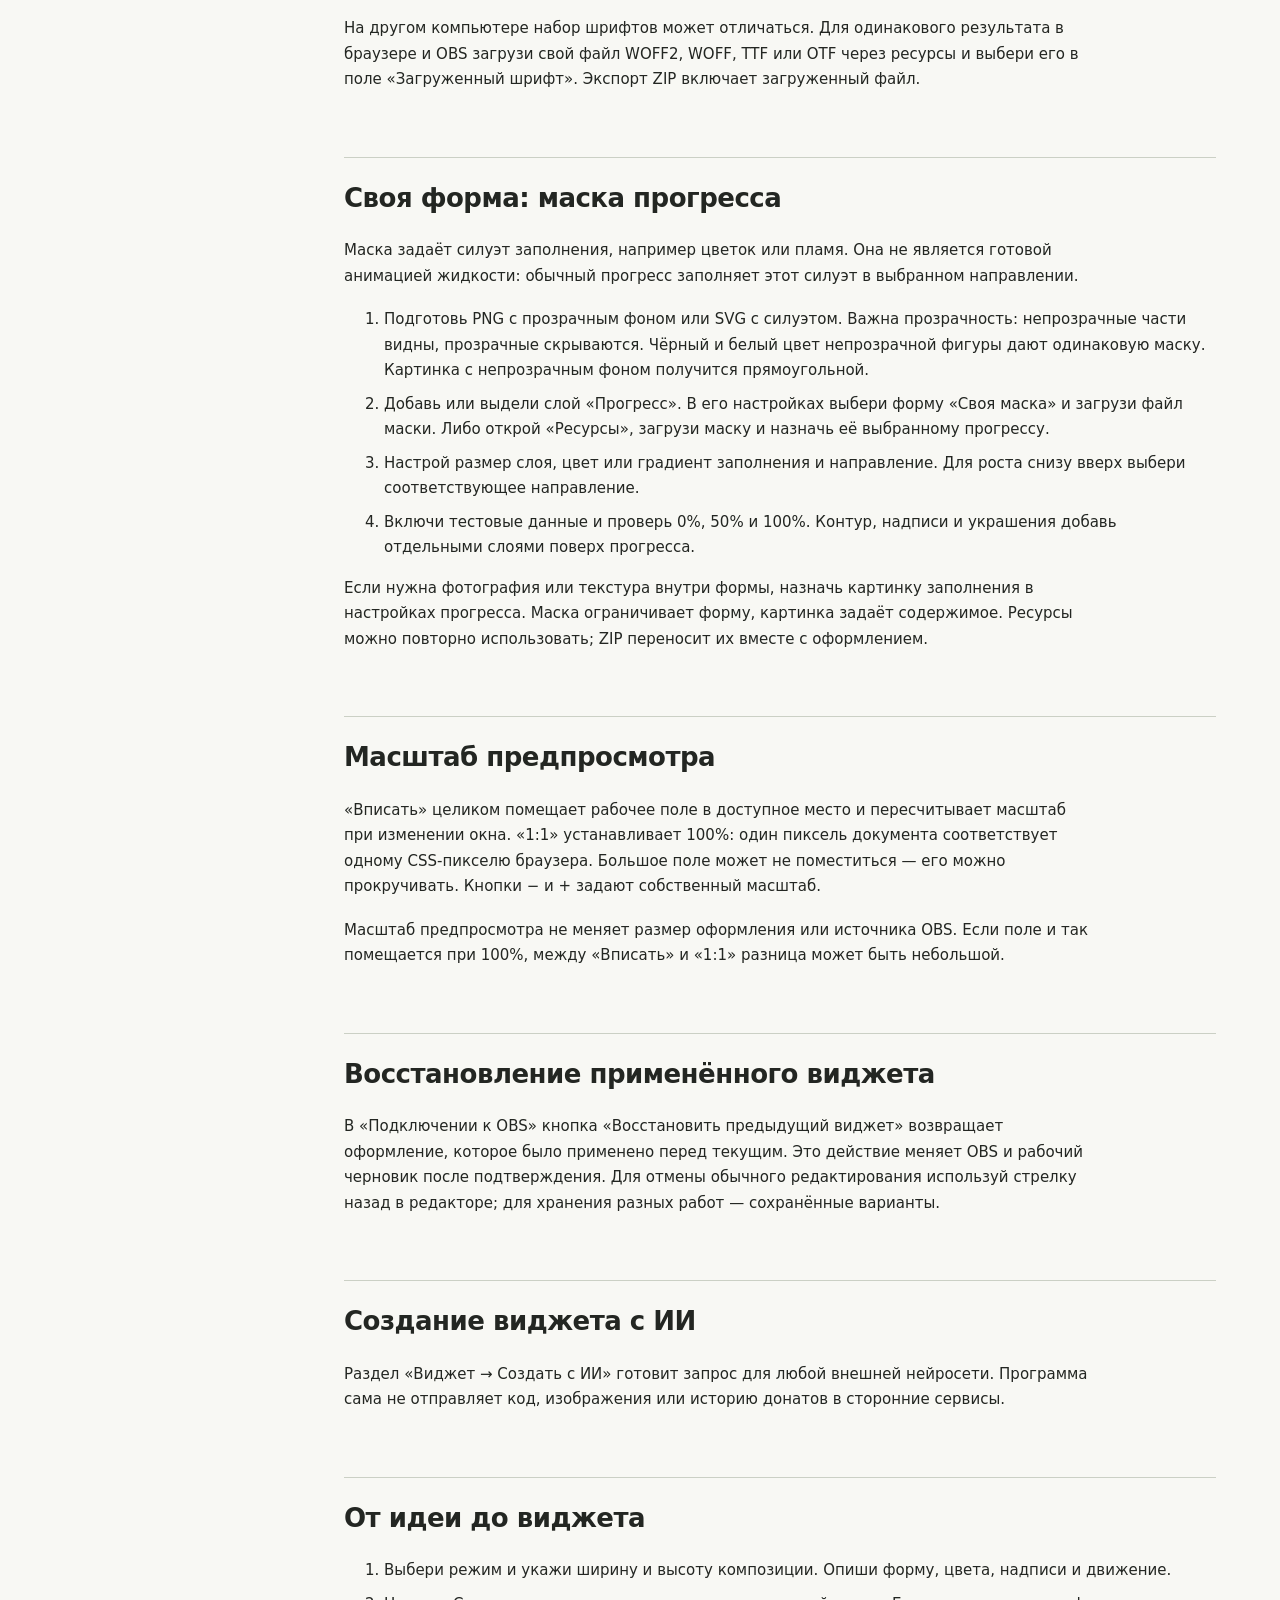
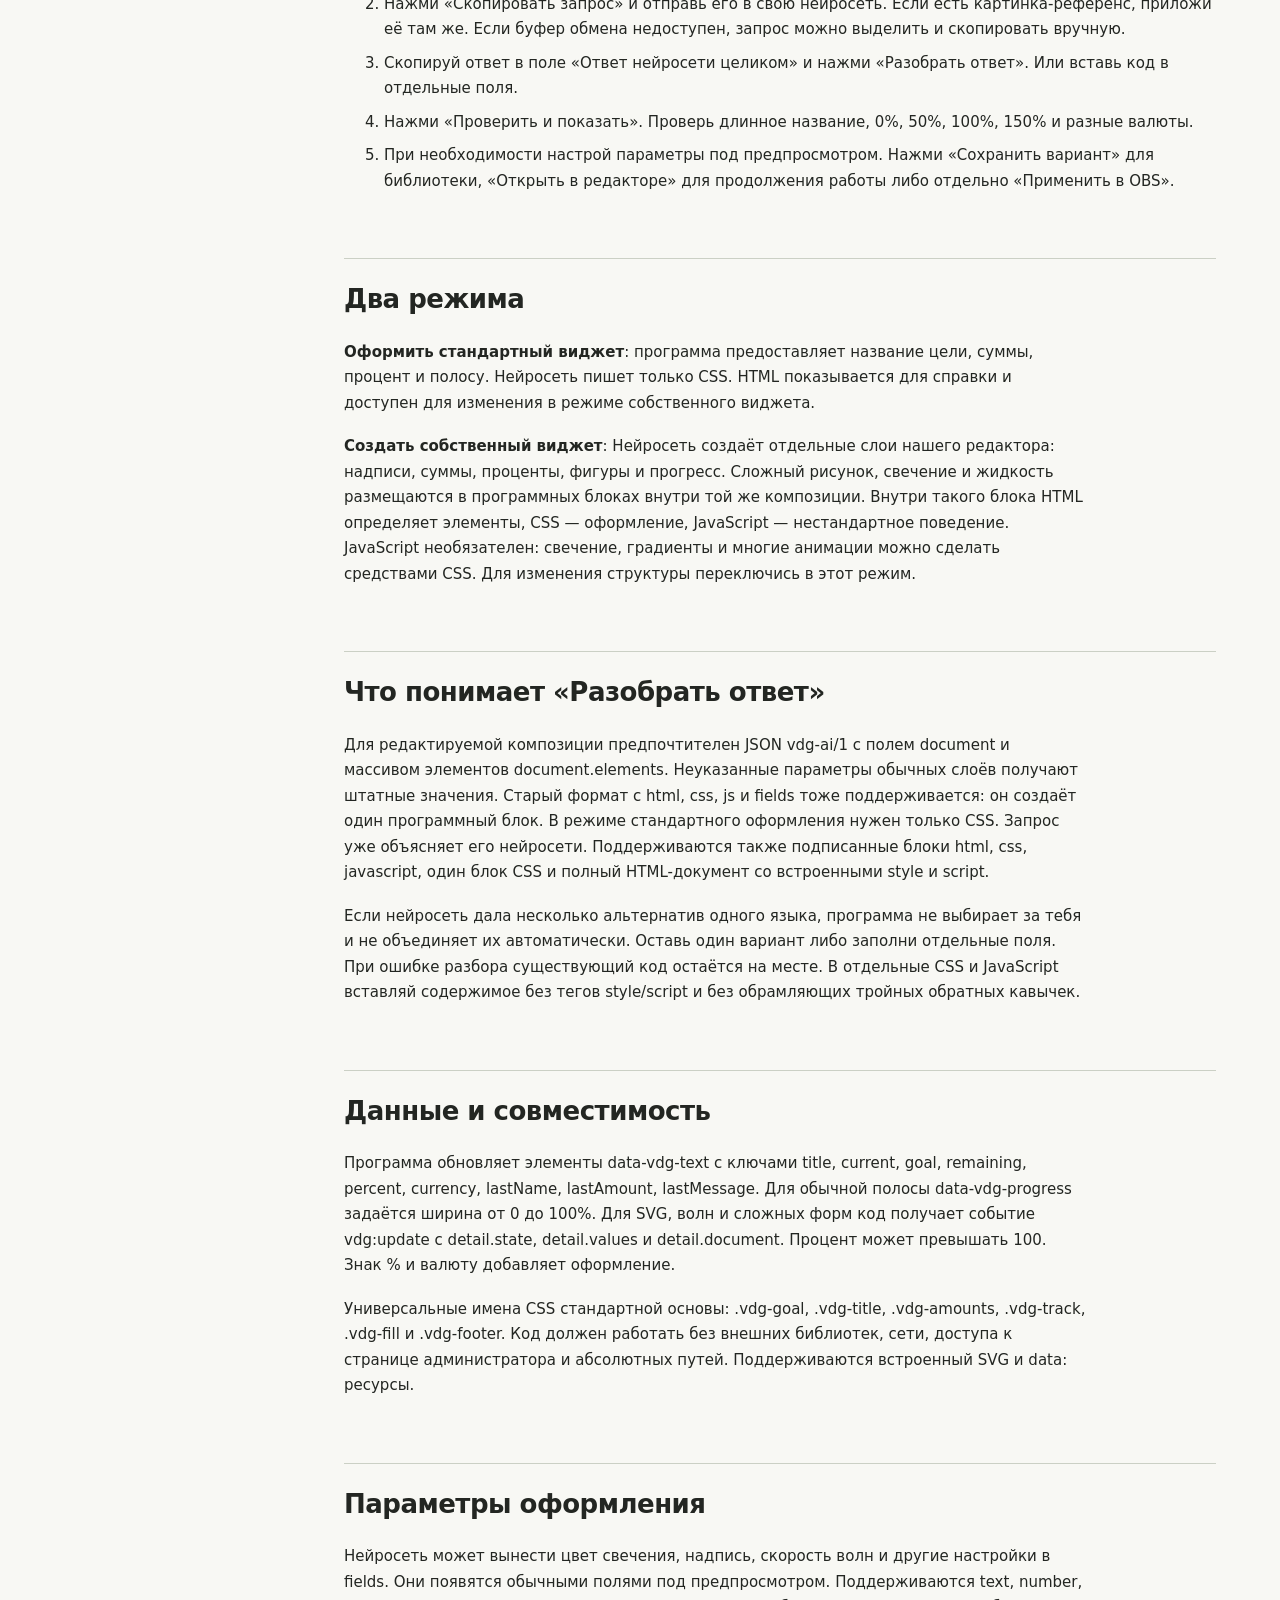
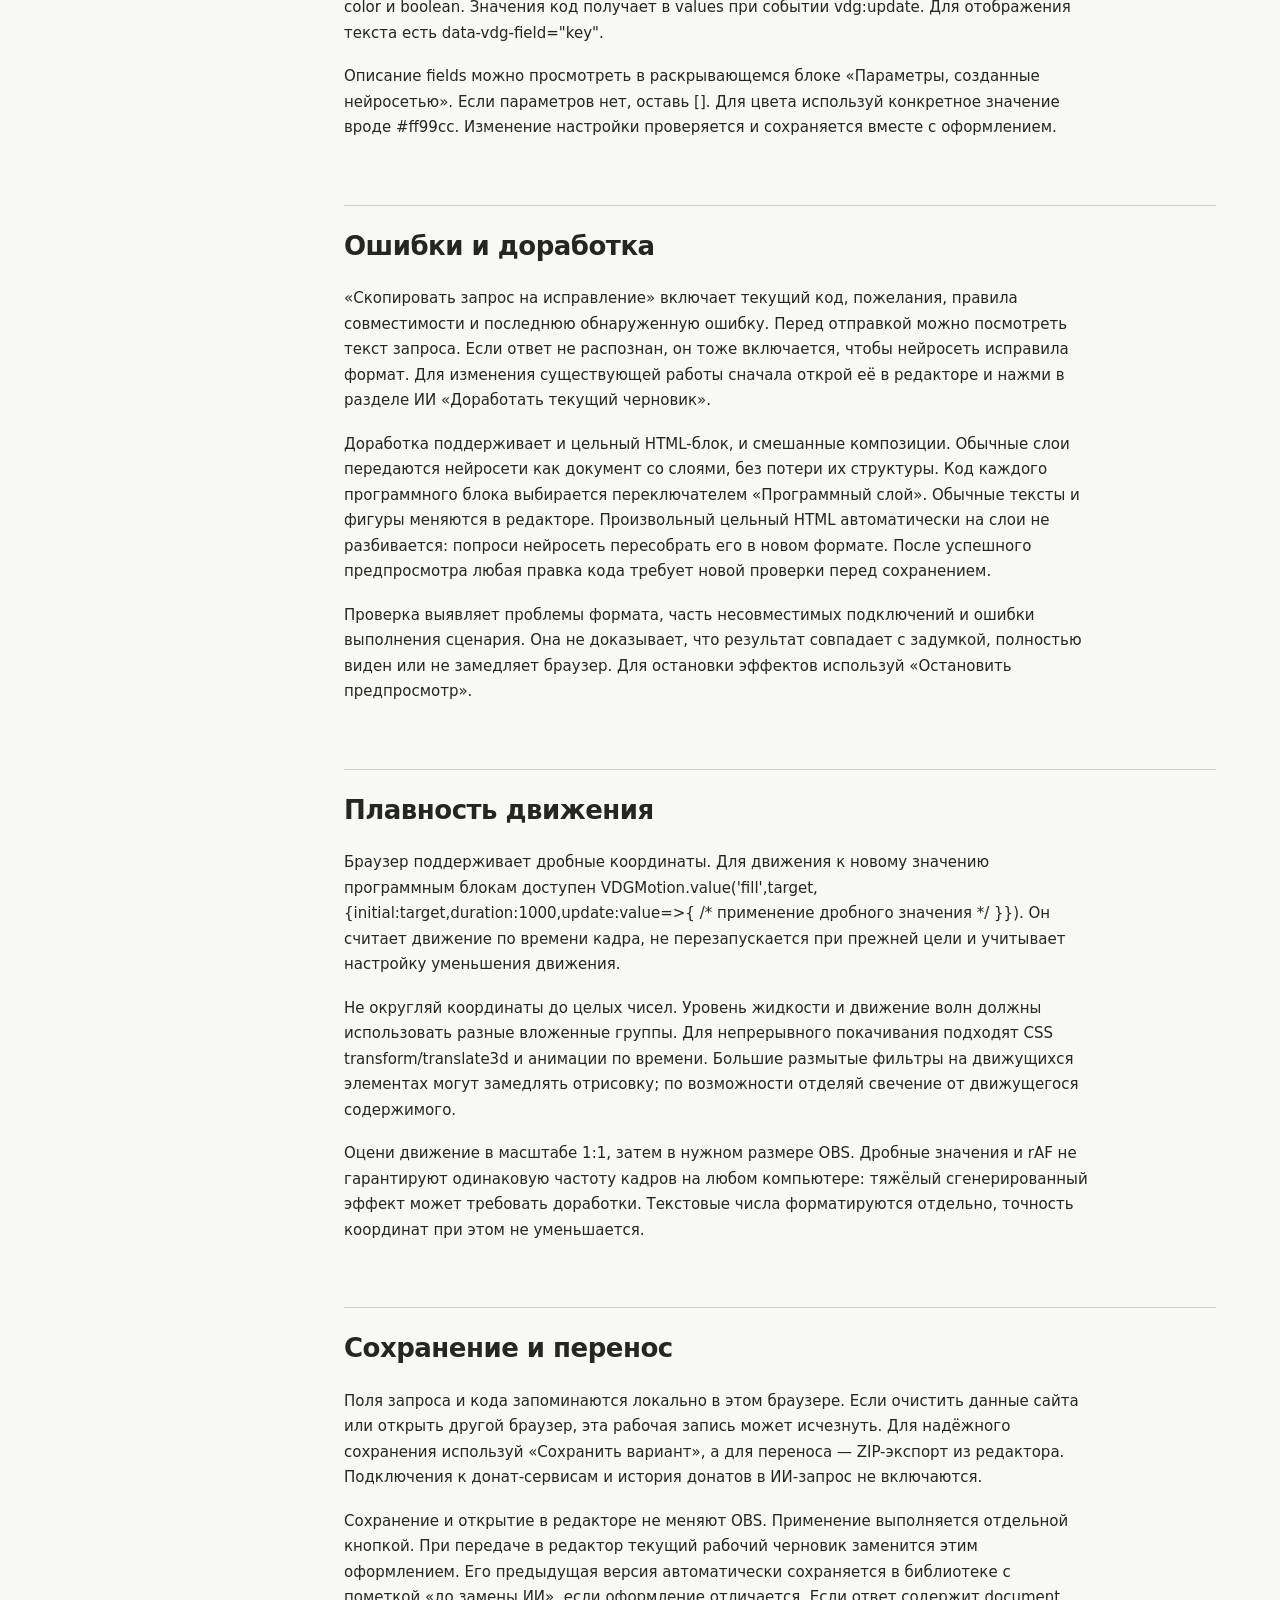
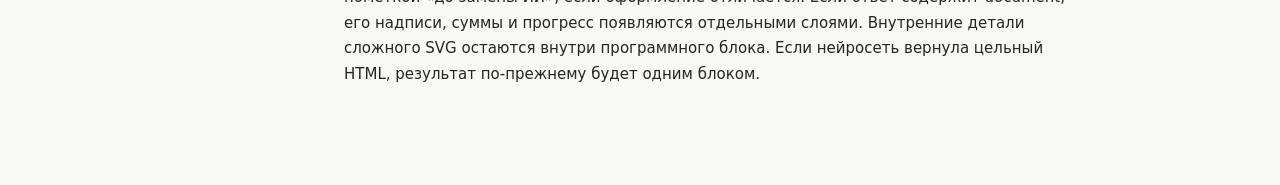
<file: core/public/docs/widget-ai.html>
<!doctype html><html lang="ru"><head><meta charset="utf-8"><title>Руководство по оформлению</title><meta http-equiv="refresh" content="0;url=widget-editor.html#ai-workflow"></head><body><a href="widget-editor.html#ai-workflow">Открыть главу о создании с ИИ</a><script>location.replace('widget-editor.html#ai-'+(location.hash.slice(1)||'workflow'));</script></body></html>
</file>
<file: landing.css>
:root{--bg:#101112;--surface:#181a1b;--raised:#202223;--text:#f1f2eb;--muted:#b5b9b0;--line:#363a36;--accent:#d4edb5;--button:#f1f2eb;--button-text:#171a15;--section:#141616;color-scheme:dark}
body[data-theme=light]{--bg:#f6f6f0;--surface:#edeee6;--raised:#e3e7db;--text:#242820;--muted:#535c4c;--line:#cbd1c1;--accent:#355725;--button:#252c20;--button-text:#f6f7ed;--section:#eff1e7;color-scheme:light}
*{box-sizing:border-box}html{scroll-behavior:smooth;scroll-padding-top:98px}body{margin:0;background:var(--bg);color:var(--text);font:16px/1.65 'Segoe UI',system-ui,sans-serif;-webkit-font-smoothing:antialiased}::selection{background:#d4edb5;color:#1b2811}button,input,select{font:inherit}button,a,input{-webkit-tap-highlight-color:transparent}button{cursor:pointer}a{color:inherit;text-underline-offset:4px}a:focus-visible,button:focus-visible,input:focus-visible{outline:2px solid var(--accent);outline-offset:5px}button{color:inherit}button svg{stroke:currentColor;fill:none;stroke-width:1.6}img{display:block;max-width:100%;height:auto}figure{margin:0}h1,h2,h3,p{margin:0}h1,h2,h3{font-weight:600;text-wrap:balance}h1{font-size:clamp(54px,5.8vw,82px);line-height:1.04;letter-spacing:-3.6px}h2{font-size:clamp(34px,4vw,54px);line-height:1.1;letter-spacing:-1.8px}h3{font-size:29px;line-height:1.18;letter-spacing:-.8px}p{max-width:65ch}code{font-family:Consolas,monospace;font-size:.85em;overflow-wrap:anywhere}button,.button,a{touch-action:manipulation}.wrap{max-width:1280px;margin-inline:auto;padding-inline:36px}.section{padding-block:110px}.skip-link{position:fixed;z-index:100;top:-90px;left:20px;padding:10px 18px;background:var(--button);color:var(--button-text)}.skip-link:focus{top:15px}
.site-header{position:sticky;top:0;z-index:20;background:var(--bg);border-bottom:1px solid var(--line)}.header-inner{max-width:1440px;margin:auto;padding:22px 36px;display:flex;gap:36px;align-items:center}.brand{display:inline-flex;align-items:center;gap:10px;font-size:17px;font-weight:650;letter-spacing:-.4px;text-decoration:none;white-space:nowrap}.brand svg{width:28px;height:28px}.site-header nav{display:flex;gap:28px;margin-left:auto}.site-header nav a{font-size:13px;color:var(--muted);text-decoration:none}.site-header nav a:hover{color:var(--text)}.header-download{font-size:13px;text-decoration:none;border-bottom:1px solid var(--muted);padding:4px 0;white-space:nowrap}.header-download span{margin-left:14px}#menuToggle{display:none;border:1px solid var(--line);border-radius:6px;background:transparent;padding:8px 10px;font-size:13px}#menuToggle svg{width:18px;height:18px;vertical-align:middle;margin-left:6px}
.hero{display:grid;grid-template-columns:1fr 1.08fr;gap:72px;align-items:center;padding-top:100px;padding-bottom:110px}.hero-lead{margin-top:27px;font-size:18px;line-height:1.65;color:var(--muted);max-width:42ch}.hero-actions{display:flex;gap:24px;align-items:center;flex-wrap:wrap;margin-top:32px}.button{display:inline-flex;align-items:center;justify-content:center;gap:25px;min-height:50px;padding:13px 21px;font-size:14px;font-weight:600;text-decoration:none;border:1px solid transparent;border-radius:7px;transition:transform .2s,background .2s}.button:hover{transform:translateY(-2px)}.primary{background:var(--button);color:var(--button-text)}.text-link{font-size:14px;text-decoration:none;border-bottom:1px solid var(--line);padding-bottom:3px}.text-link span{margin-left:8px}.text-link:hover{border-color:var(--text)}.requirements{font-size:12px;color:var(--muted);margin-top:19px}.hero-demo{min-width:0;border:1px solid var(--line);border-radius:14px;padding:24px;background:var(--surface)}.demo-top{display:flex;justify-content:space-between;align-items:center;gap:12px;color:var(--muted);font-size:12px}.demo-tag{font-size:11px;border:1px solid var(--line);padding:3px 8px;border-radius:4px}.demo-canvas{position:relative;height:230px;overflow:hidden}.demo-controls{border-top:1px solid var(--line);padding-top:18px}.demo-controls label{display:flex;justify-content:space-between;font-size:12px}.demo-controls output{font-variant-numeric:tabular-nums;color:var(--accent)}.demo-controls input{width:100%;margin:15px 0 10px;accent-color:var(--accent);cursor:ew-resize}.hero-demo figcaption{font-size:11px;color:var(--muted);line-height:1.6;max-width:47ch}.demo-canvas,.preset-canvas{color-scheme:dark}.demo-canvas [data-widget-root],.preset-canvas [data-widget-root]{position:absolute!important}.hero-demo noscript{font-size:12px}
.section-intro{display:grid;grid-template-columns:1.1fr 1fr;gap:90px;align-items:end;margin-bottom:46px}.section-intro>p{color:var(--muted);max-width:50ch}.section-note{font-size:13px;color:var(--muted);margin-bottom:17px}.preset-gallery{display:grid;grid-template-columns:repeat(3,minmax(0,1fr));gap:22px;margin-bottom:90px}.preset-gallery figure{min-width:0}.preset-canvas{height:285px;background:#171b20;border:1px solid #333a43;border-radius:12px;position:relative;overflow:hidden}.preset-gallery figcaption{display:flex;flex-direction:column;gap:4px;margin-top:15px}.preset-gallery figcaption strong{font-size:14px;font-weight:600}.preset-gallery figcaption span{font-size:12px;color:var(--muted)}.editor-description{display:grid;grid-template-columns:1fr 1fr;gap:80px;margin-bottom:32px}.editor-description p{color:var(--muted)}.product-shot img{width:100%;border:1px solid var(--line);border-radius:12px;background:#101112}.product-shot figcaption{font-size:11px;color:var(--muted);margin-top:12px}.ai-help{display:grid;grid-template-columns:1fr 1fr;gap:100px;margin-top:64px}.ai-help h3{margin-bottom:20px}.ai-help p{margin-bottom:20px;color:var(--muted)}.quiet{font-size:13px!important;color:var(--muted)}
.workspace-section{background:var(--section);border-block:1px solid var(--line)}.theme-toolbar{display:flex;justify-content:space-between;gap:20px;align-items:center;margin:10px 0 24px}.theme-toolbar>span{font-size:12px;color:var(--muted)}.theme-tabs{display:flex;gap:7px;flex-wrap:wrap}.theme-tabs button{border:1px solid var(--line);border-radius:6px;padding:9px 14px;background:transparent;font-size:13px;transition:background .18s,color .18s}.theme-tabs button[aria-pressed=true]{background:var(--text);color:var(--bg);border-color:var(--text)}.theme-tabs button:hover{border-color:var(--text)}.dashboard-shot img{transition:opacity .18s}.theme-foot{display:grid;grid-template-columns:1fr 1fr;gap:80px;margin-top:40px}.theme-foot p{color:var(--muted)}.service-list{list-style:none;display:grid;grid-template-columns:repeat(4,minmax(0,1fr));gap:0;padding:0;margin:48px 0 20px;border-top:1px solid var(--line)}.service-list li{padding:26px 8px 26px 0;border-bottom:1px solid var(--line);font-size:18px;font-weight:600;letter-spacing:-.4px}.service-list small{display:block;font-size:10px;font-weight:400;letter-spacing:0;color:var(--muted);margin-top:4px}.service-note{color:var(--muted);font-size:12px;max-width:90ch}.automation{display:grid;grid-template-columns:1fr 1fr;gap:100px;margin-top:90px}.automation h3{margin-bottom:20px}.automation p{margin-bottom:20px;color:var(--muted)}.connection-flow{display:flex;align-items:center;gap:12px;flex-wrap:wrap;margin:30px 0;font-size:12px}.connection-flow span:not([aria-hidden]){padding:9px 10px;border:1px solid var(--line);border-radius:5px}.connection-flow span[aria-hidden]{color:var(--muted)}
.local-section{background:var(--surface);border-block:1px solid var(--line);padding-block:74px}.local-inner{display:grid;grid-template-columns:1fr 1fr;gap:100px}.local-inner h2{font-size:40px}.local-inner p{color:var(--muted);margin-bottom:20px}.start-section{display:grid;grid-template-columns:1fr 1fr;gap:100px;align-items:start;padding-bottom:55px}.start-lead{color:var(--muted);margin:22px 0 30px}.start-steps{list-style:none;counter-reset:start;padding:0;margin:0}.start-steps li{position:relative;counter-increment:start;padding:0 0 25px 44px;margin-bottom:24px;border-bottom:1px solid var(--line)}.start-steps li:before{content:counter(start);position:absolute;left:0;top:0;color:var(--muted);font-variant-numeric:tabular-nums;font-size:14px}.start-steps strong{display:block;font-size:17px;font-weight:600;margin-bottom:8px}.start-steps span{display:block;color:var(--muted);font-size:14px}.update-note{font-size:13px;color:var(--muted);padding-bottom:65px}.update-note p{max-width:100ch}.update-note strong{color:var(--text);font-weight:600}.site-footer{border-top:1px solid var(--line);display:grid;grid-template-columns:1fr 1fr auto;gap:60px;padding-top:42px;padding-bottom:45px}.site-footer p{font-size:12px;color:var(--muted);margin-top:15px}.site-footer nav{display:grid;grid-template-columns:1fr 1fr;align-content:start;gap:9px 18px}.site-footer nav a{font-size:12px;color:var(--muted);text-decoration:none}.site-footer nav a:hover{color:var(--text)}#pageTheme{align-self:start;border:1px solid var(--line);border-radius:6px;padding:9px 12px;background:transparent;font-size:12px}.site-footer p a{color:var(--text)}[hidden]{display:none!important}
@media(max-width:1100px){.header-inner{gap:24px}.site-header nav{gap:18px}.hero{gap:38px}h1{font-size:62px;letter-spacing:-2.5px}.hero-actions{gap:18px}.section-intro{gap:50px}.preset-canvas{height:240px}.ai-help,.automation,.local-inner,.start-section{gap:54px}}
@media(max-width:850px){.site-header nav{display:none;position:absolute;left:24px;right:24px;top:calc(100% + 8px);padding:15px;background:var(--surface);border:1px solid var(--line);border-radius:8px;flex-direction:column;gap:0}.site-header nav[data-open=true]{display:flex}.site-header nav a{padding:12px;font-size:15px}.header-download{display:none}#menuToggle{display:block;margin-left:auto}.hero{grid-template-columns:1fr;gap:50px;padding-block:60px 80px}.hero-copy{max-width:650px}.hero-demo{width:100%}.hero-lead{max-width:48ch}.demo-canvas{height:230px}.section-intro{grid-template-columns:1fr;gap:25px;align-items:start}.section-intro>p{max-width:65ch}.section{padding-block:75px}.preset-canvas{height:210px}.preset-gallery{gap:15px;margin-bottom:65px}.service-list{grid-template-columns:repeat(2,minmax(0,1fr))}.theme-toolbar>span{display:none}.site-footer{grid-template-columns:1fr 1fr;gap:30px}#pageTheme{justify-self:start}.local-inner h2{font-size:34px}}
@media(max-width:600px){.wrap{padding-inline:22px}.header-inner{padding:17px 22px}.brand{font-size:15px;gap:7px}.brand svg{width:24px;height:24px}h1{font-size:52px;letter-spacing:-2px}h2{font-size:36px;letter-spacing:-1.2px}h3{font-size:27px}.hero{padding-top:45px;gap:35px}.hero-lead{font-size:17px}.hero-actions{align-items:flex-start;flex-direction:column;gap:22px}.hero-demo{padding:18px}.demo-canvas{height:190px}.demo-top{font-size:11px}.preset-gallery{grid-template-columns:1fr;gap:27px}.preset-canvas{height:285px}.editor-description,.ai-help,.theme-foot,.automation,.local-inner,.start-section{grid-template-columns:1fr;gap:28px}.editor-description{margin-bottom:25px}.ai-help{gap:40px;margin-top:40px}.theme-foot{margin-top:30px}.service-list li{font-size:16px;padding-block:22px}.automation{margin-top:55px;gap:45px}.local-section{padding-block:55px}.theme-tabs button{padding:9px 11px;font-size:12px}.theme-toolbar{margin-bottom:18px}.product-shot img{border-radius:7px}.start-section{padding-bottom:24px}.start-section .button{padding-inline:15px;font-size:13px;gap:13px}.start-steps{margin-top:16px}.site-footer{grid-template-columns:1fr;gap:25px}.site-footer nav{max-width:340px}.update-note{padding-bottom:45px}.connection-flow{gap:8px;font-size:11px}}
@media(prefers-reduced-motion:reduce){html{scroll-behavior:auto}*,*:before,*:after{transition:none!important;animation:none!important}.button:hover{transform:none}}

.demo-canvas{background:#171b20;border-radius:8px;margin-block:18px}

/* More emphasis on the product description, less on secondary slogans. */
h1{font-size:clamp(42px,4.4vw,64px);line-height:1.09;letter-spacing:-2.4px}
.hero{gap:54px;padding-block:76px 82px;grid-template-columns:1.15fr 1fr}
.hero-lead{font-size:clamp(21px,1.65vw,25px);line-height:1.5;color:var(--text);max-width:38ch;margin-top:28px}
.demo-top{justify-content:flex-end}.demo-canvas{margin-top:10px}
.action-icon{width:22px;height:22px;flex:none}.link-icon{width:19px;height:19px;vertical-align:-4px;margin-left:8px}
.header-download{display:inline-flex;align-items:center;gap:12px}.header-download .action-icon{width:20px;height:20px}
.button{gap:18px;transition:transform .22s ease,background .22s ease,box-shadow .22s ease}
.button:active{transform:translateY(0) scale(.98)}
.text-link{transition:border-color .22s,color .22s}.text-link .link-icon{transition:transform .25s}.text-link:hover .link-icon{transform:translate(2px,-2px)}
.section{padding-block:86px}.section-intro{margin-bottom:38px}.section-intro h2{font-size:clamp(34px,3.5vw,48px)}
.editor-description h3,.ai-help h3,.theme-foot h3,.automation h3{font-size:26px;line-height:1.25}
.preset-gallery{margin-bottom:68px}.preset-canvas{height:310px}
.ai-help{gap:70px;margin-top:48px}.automation{gap:70px;margin-top:65px}.theme-foot{gap:60px;margin-top:32px}
.start-section h2{margin-bottom:28px}.theme-tabs button,#pageTheme{transition:background .22s,color .22s,border-color .22s,transform .22s}
.theme-tabs button:active,#pageTheme:active{transform:scale(.97)}
@media(min-width:1700px){.wrap{max-width:1460px}.hero-lead{font-size:27px}.hero{gap:80px}.demo-canvas{height:265px}.preset-canvas{height:340px}}
@media(max-width:850px){.hero{grid-template-columns:1fr;padding-block:54px 65px;gap:38px}.section{padding-block:65px}.header-download{display:none}.preset-canvas{height:245px}}
@media(max-width:600px){h1{font-size:42px;letter-spacing:-1.5px}.hero-lead{font-size:21px;line-height:1.5}.hero{padding-top:36px;gap:30px}.preset-canvas{height:310px}.ai-help,.automation{gap:34px}.section-intro h2{font-size:34px}.start-section{padding-bottom:24px}}
@media(prefers-reduced-motion:reduce){.button:active,.theme-tabs button:active,#pageTheme:active,.text-link:hover .link-icon{transform:none}}

/* Product-first overview: services, editable widgets, dashboard, automation. */
.site-header .brand{transition:opacity .3s ease,transform .3s ease}
.site-header[data-intro=true] .brand{opacity:0;transform:translateY(-7px);pointer-events:none}
.hero h1{font-size:clamp(38px,4.2vw,64px);letter-spacing:-2.7px;white-space:nowrap}
.hero-lead{max-width:39ch}.hero-feed{border:1px solid var(--line);border-radius:14px;padding:24px;background:var(--surface);min-width:0}
.feed-heading{display:flex;align-items:center;justify-content:space-between;gap:12px;font-size:14px;margin-bottom:14px}
.feed-row{display:flex;align-items:center;gap:13px;padding:19px 0;border-bottom:1px solid var(--line)}
.feed-row>div{min-width:0;flex:1}.feed-row strong{display:block;font-size:15px;font-weight:600}.feed-row div>span{display:block;font-size:12px;color:var(--muted)}
.feed-row b{font-size:16px;white-space:nowrap;font-weight:600;font-variant-numeric:tabular-nums}
.source-badge{display:inline-flex;justify-content:center;align-items:center;min-width:38px;height:34px;border-radius:9px;font-size:12px;font-weight:700;border:1px solid currentColor;flex:none}
.source-da{--source:#eaa16d;--source-bg:#3a291e}.source-dp{--source:#85d581;--source-bg:#243624}.source-donatty{--source:#a8c9fa;--source-bg:#302b37}.source-tribute{--source:#7ac8f2;--source-bg:#1c3445}.source-ds{--source:#e2b779;--source-bg:#3b3021}.source-dx{--source:#bbadf4;--source-bg:#322b43}.source-se{--source:#a2a7ff;--source-bg:#292c47}.source-sl{--source:#83dac7;--source-bg:#213b36}
.source-badge{color:var(--source);background:var(--source-bg);border-color:color-mix(in srgb,var(--source) 25%,transparent)}
.feed-total{display:flex;justify-content:space-between;align-items:center;padding-block:20px}.feed-total>span{font-size:13px;color:var(--muted)}.feed-total strong{font-size:27px;letter-spacing:-.6px}.hero-feed>.text-link{font-size:12px}
#connections{padding-top:42px}.service-list{margin-top:32px}.service-list li{font-size:20px}
.widget-playground{padding:22px 24px;border:1px solid var(--line);border-radius:12px;background:var(--surface);margin-bottom:24px}
.playground-heading{display:flex;align-items:center;justify-content:space-between;gap:16px;margin-bottom:16px}.playground-heading strong{font-size:18px;font-weight:600}
#resetDemo{background:transparent;color:var(--muted);border:1px solid var(--line);border-radius:6px;font-size:12px;padding:6px 12px;transition:color .2s,border-color .2s}#resetDemo:hover{color:var(--text);border-color:var(--text)}
.donate-buttons{display:flex;align-items:center;gap:8px;flex-wrap:wrap}.donate-demo{color:var(--text);background:var(--bg);border:1px solid var(--line);padding:8px 11px;border-radius:7px;font-size:12px;transition:border-color .2s,background .2s,transform .2s}
.donate-demo:hover{border-color:var(--source);background:var(--source-bg);color:var(--source)}
.donate-demo:is(.source-da,.source-dp){padding:11px 15px;font-size:14px;color:var(--source);background:var(--source-bg);border-color:color-mix(in srgb,var(--source) 40%,transparent)}
#demoDonation{font-size:12px;color:var(--muted);margin:14px 0 16px;min-height:20px}.widget-playground .demo-controls{display:flex;align-items:center;gap:24px}.widget-playground .demo-controls label{gap:24px;min-width:135px}.widget-playground input{margin:0;flex:1;min-width:0}
.automation{margin-top:0;gap:24px}.automation-card{padding:32px;background:var(--surface);border:1px solid var(--line);border-radius:12px;min-width:0}.automation h3{font-size:32px;letter-spacing:-.8px;margin-bottom:24px}
.voice-example{margin:0 0 25px;padding:20px;background:var(--bg);border-radius:8px}.voice-example>span{font-size:12px;color:var(--muted)}.voice-example q{display:block;font-size:20px;margin-top:8px;line-height:1.4;quotes:none}.voice-wave{display:flex;align-items:center;gap:4px;height:24px;margin-top:16px}.voice-wave i{display:block;background:var(--muted);width:4px;height:9px;border-radius:3px}.voice-wave i:nth-child(3n){height:20px}.voice-wave i:nth-child(3n+1){height:14px}
.testers-section{display:flex;align-items:center;gap:60px;justify-content:space-between;padding-block:65px;border-bottom:1px solid var(--line)}.testers-section h2{font-size:34px;margin-bottom:18px}.testers-section p{font-size:16px;color:var(--muted);max-width:64ch}.testers-section .button{flex:none;font-size:14px}
body[data-theme=light] .source-badge,body[data-theme=light] .donate-demo:is(.source-da,.source-dp),body[data-theme=light] .donate-demo:hover{color:#18221d;background:color-mix(in srgb,var(--source) 23%,var(--surface));border-color:color-mix(in srgb,var(--source) 65%,#56625a)}
@media(max-width:1100px){.header-inner{gap:20px}.site-header nav{gap:16px}.site-header nav a{font-size:12px}.header-download{font-size:12px}.hero h1{font-size:44px}.hero{gap:32px}.testers-section{gap:30px}}
@media(max-width:850px){.hero h1{font-size:60px}.header-download{display:none}.site-header nav a{font-size:15px}.testers-section{align-items:flex-start;flex-direction:column;gap:24px}}
@media(max-width:600px){.hero h1{font-size:clamp(30px,8.5vw,46px);letter-spacing:-1.7px}.hero-feed{padding:18px}.feed-heading{font-size:13px}.feed-row{gap:10px}.feed-row b{font-size:14px}.feed-row strong{font-size:14px}.widget-playground{padding:18px}.widget-playground .demo-controls{gap:14px}.widget-playground .demo-controls label{min-width:110px;gap:12px}.donate-demo:is(.source-da,.source-dp){font-size:13px;padding:10px 13px}.automation-card{padding:24px}.automation h3{font-size:28px}.testers-section{padding-block:50px}.testers-section h2{font-size:30px}.testers-section .button{font-size:13px;padding-inline:15px}#connections{padding-top:20px}}
@media(prefers-reduced-motion:reduce){.site-header[data-intro=true] .brand{transform:none}}
.hero-openness{margin-top:20px;font-size:13px;line-height:1.8;color:var(--muted);max-width:54ch}
@media(max-width:600px){.hero-openness{font-size:12px}}

.hero-beta{margin-top:14px;font-size:14px;line-height:1.5;color:var(--muted)}
.hero-benefit{margin-top:20px;font-size:15px;line-height:1.65;color:var(--muted);max-width:54ch}
.testers-section p+p{margin-top:16px}
@media(max-width:600px){.hero-beta{font-size:13px}.hero-benefit{font-size:14px}}
</file>
<file: assets/widget-renderer.css>
.vdg-widget-root { position:relative; flex:none; overflow:hidden; isolation:isolate; box-sizing:border-box; }
.vdg-widget-root *, .vdg-widget-root *::before, .vdg-widget-root *::after { box-sizing:border-box; }
.vdg-widget-element { position:absolute; transform-origin:center; margin:0; padding:0; border:0 solid transparent; }
.vdg-widget-content { width:100%; height:100%; overflow:hidden; }
.vdg-widget-text { white-space:pre-wrap; overflow-wrap:anywhere; }
.vdg-widget-text[data-fit="ellipsis"] { white-space:nowrap; text-overflow:ellipsis; }
.vdg-widget-text[data-fit="shrink"] { white-space:nowrap; }
.vdg-widget-text[data-fit="scroll"] { white-space:nowrap; }
.vdg-widget-text[data-fit="scroll"] > span { display:inline-block; min-width:100%; animation:vdg-widget-scroll 14s linear infinite alternate; }
.vdg-widget-root svg { display:block; width:100%; height:100%; overflow:visible; }
.vdg-widget-root img { display:block; width:100%; height:100%; }
.vdg-widget-root iframe { display:block; width:100%; height:100%; border:0; background:transparent; color-scheme:normal; }
.vdg-widget-root[data-editor="true"] iframe { pointer-events:none; }
@keyframes vdg-widget-scroll { 0%,15% { transform:translateX(0); } 85%,100% { transform:translateX(min(0px, calc(-100% + var(--vdg-text-width)))); } }
@media (prefers-reduced-motion:reduce) { .vdg-widget-text[data-fit="scroll"] > span { animation:none; } }

.vdg-widget-root[data-paused="true"] * { animation-play-state:paused!important; }
</file>
